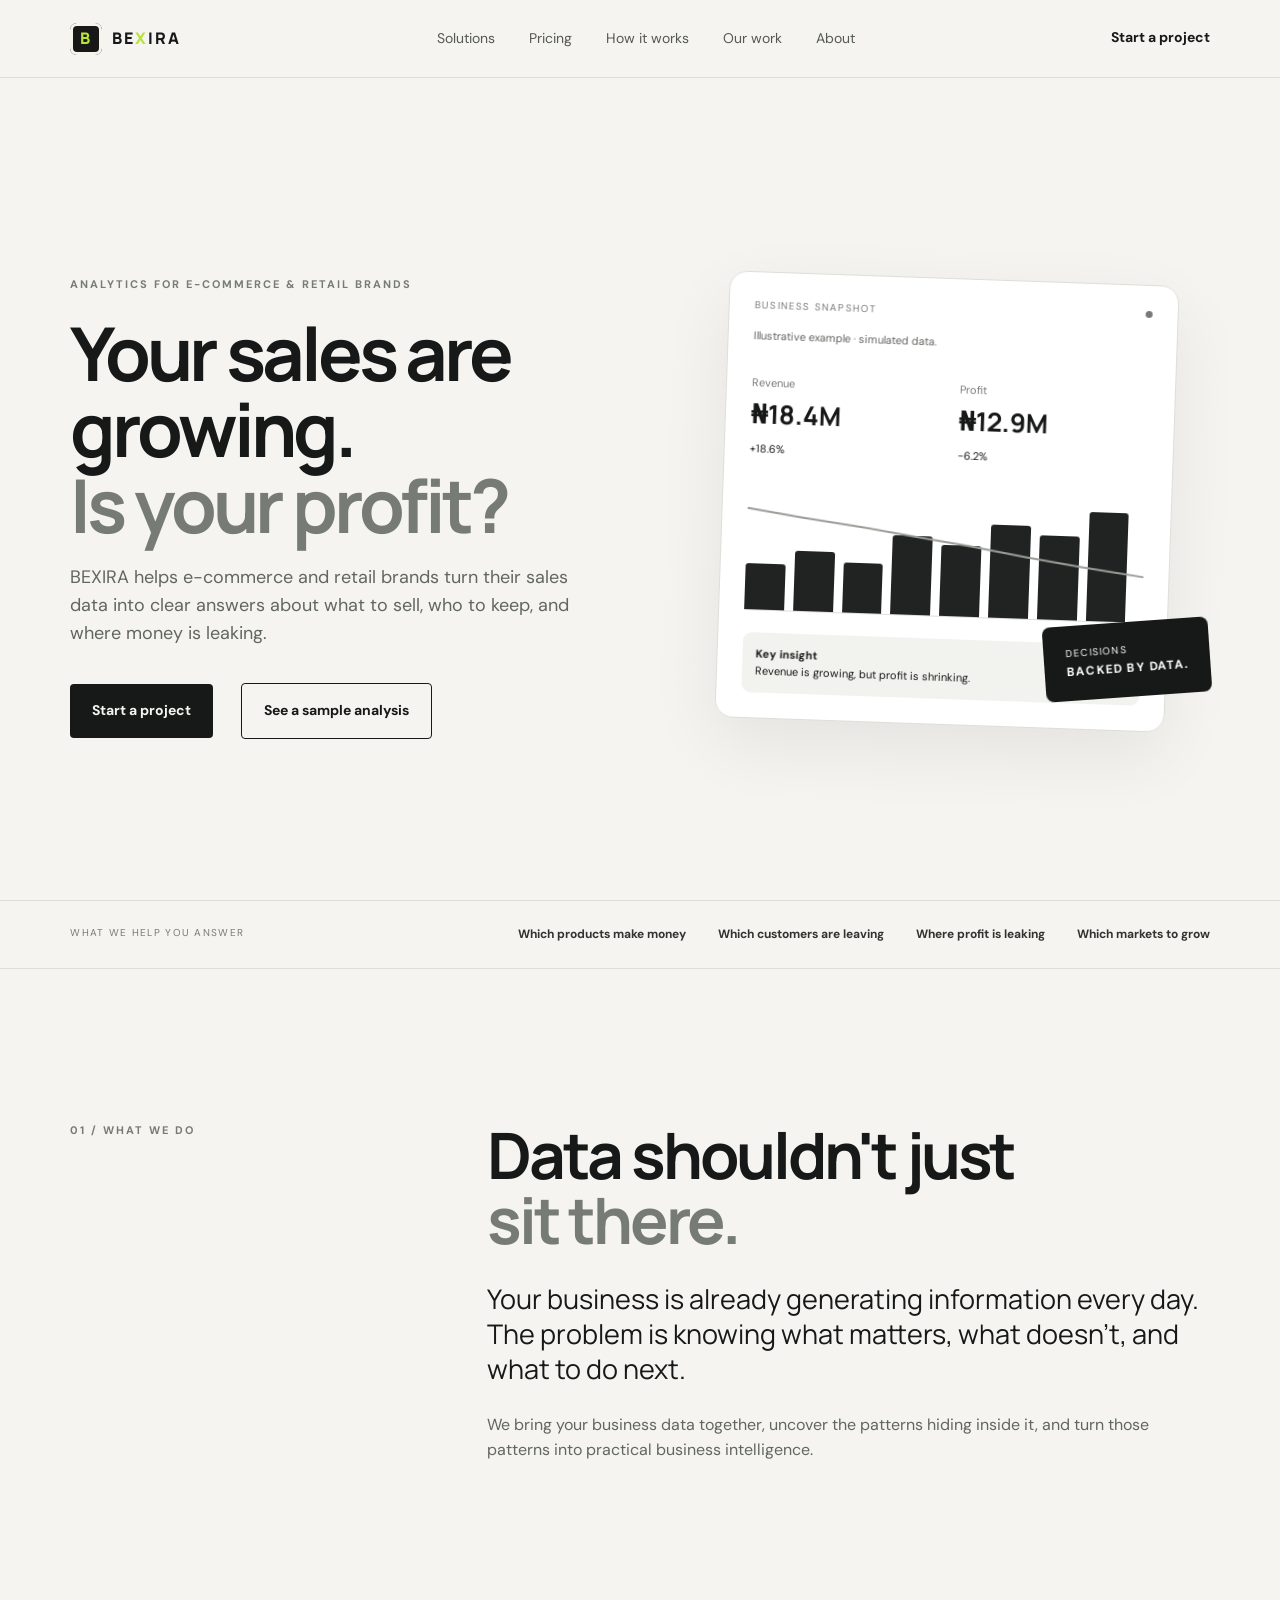
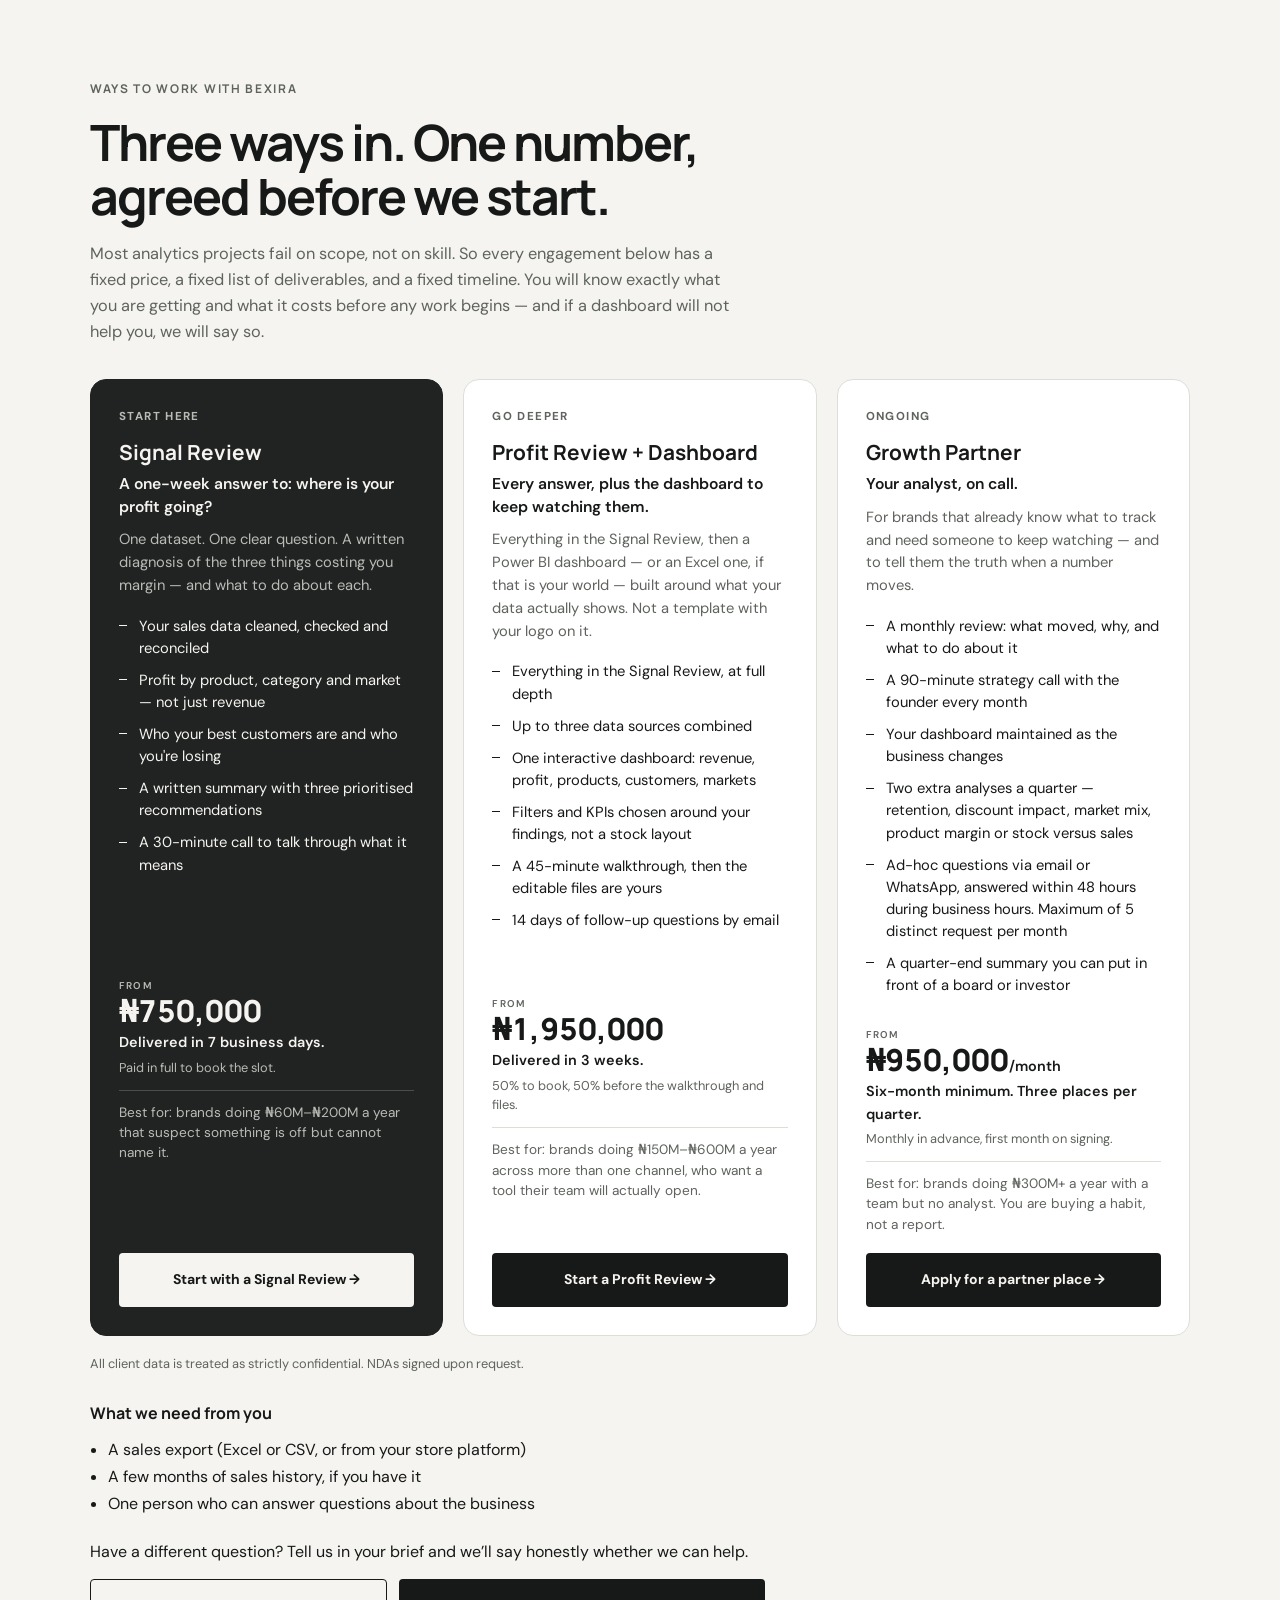
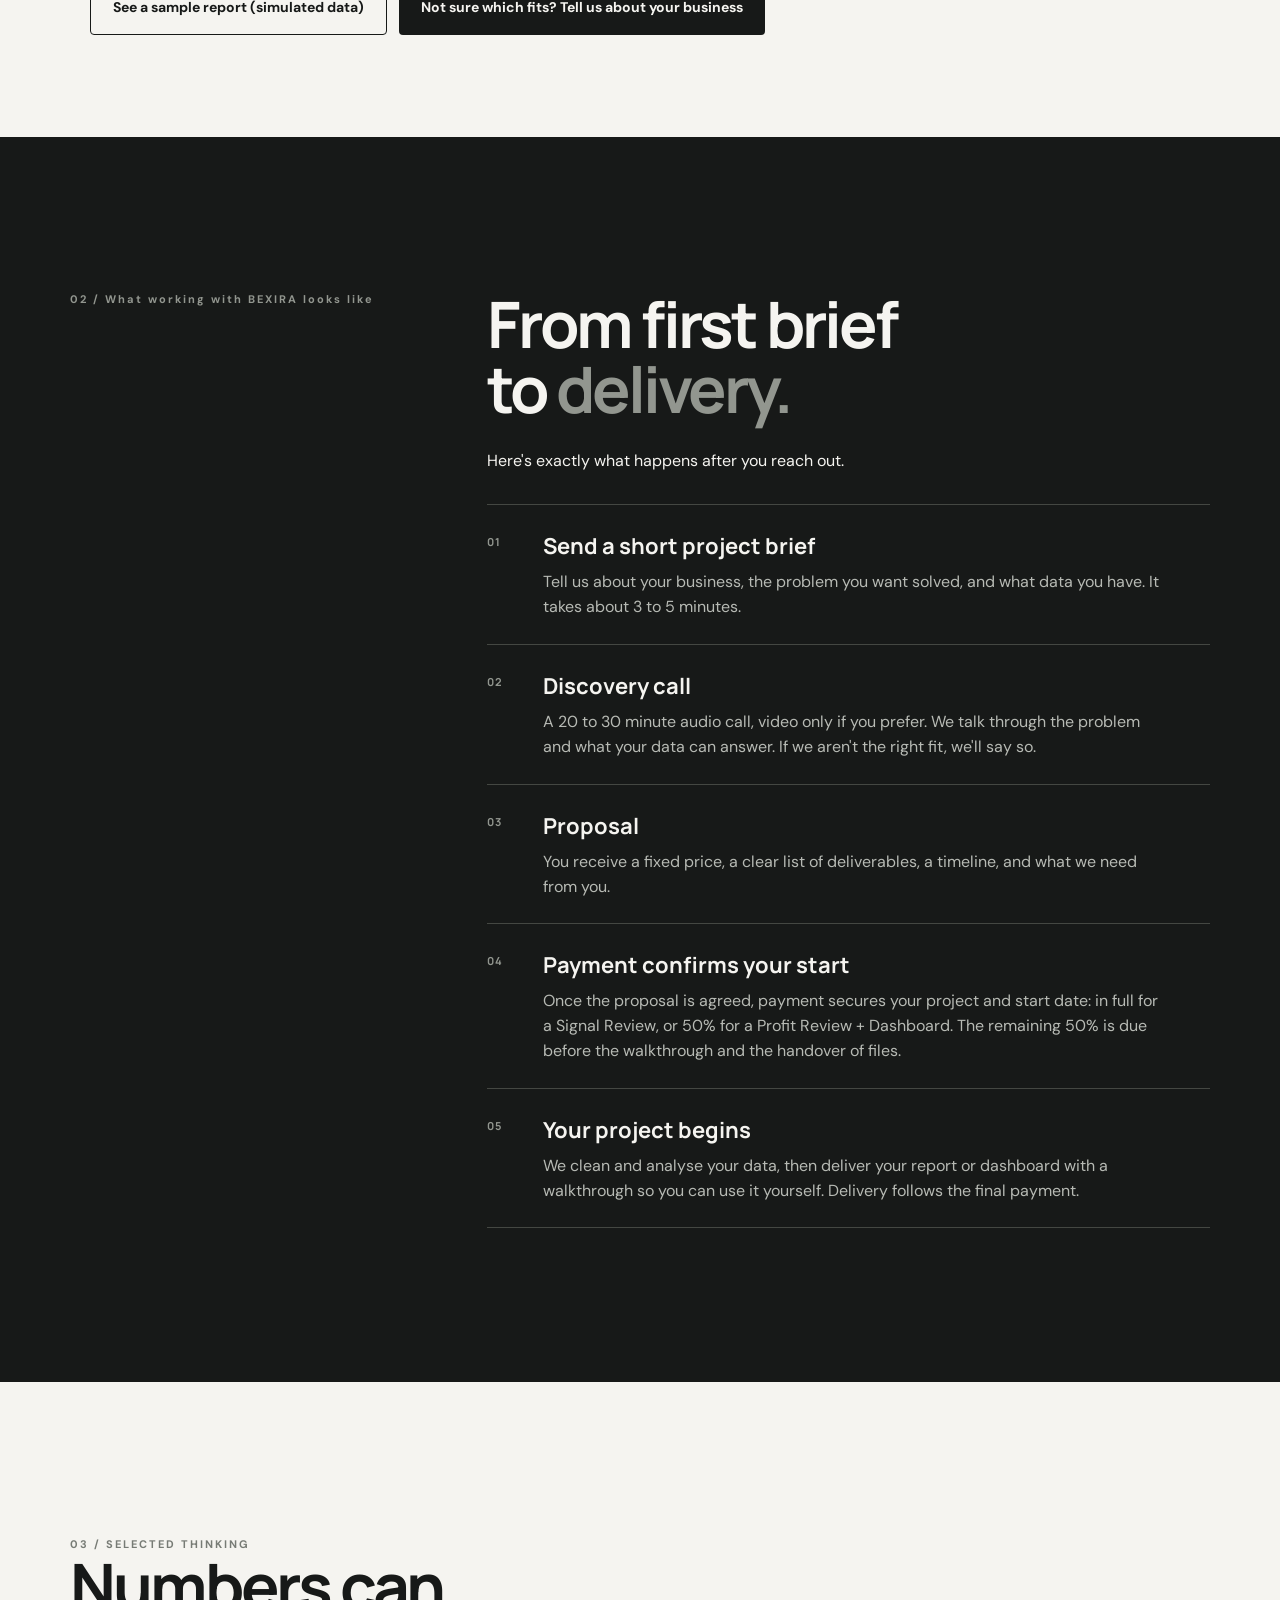
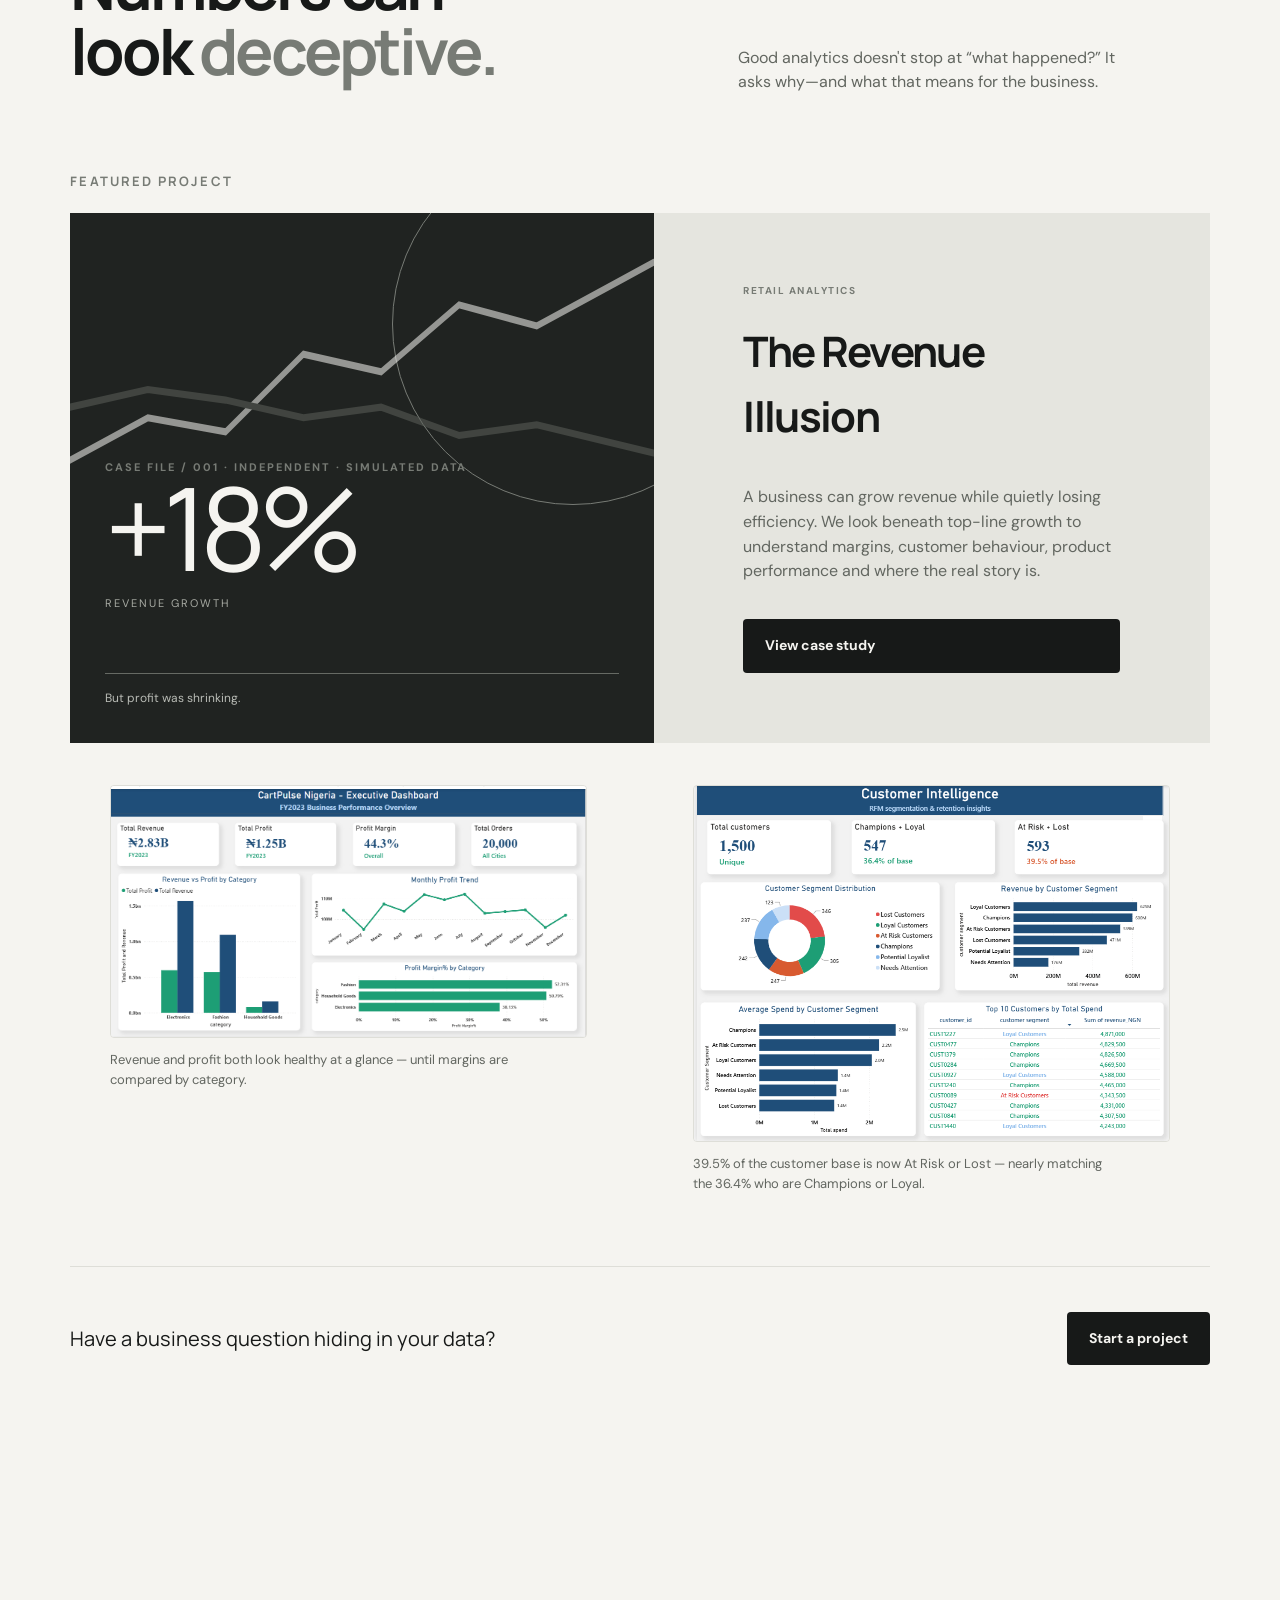
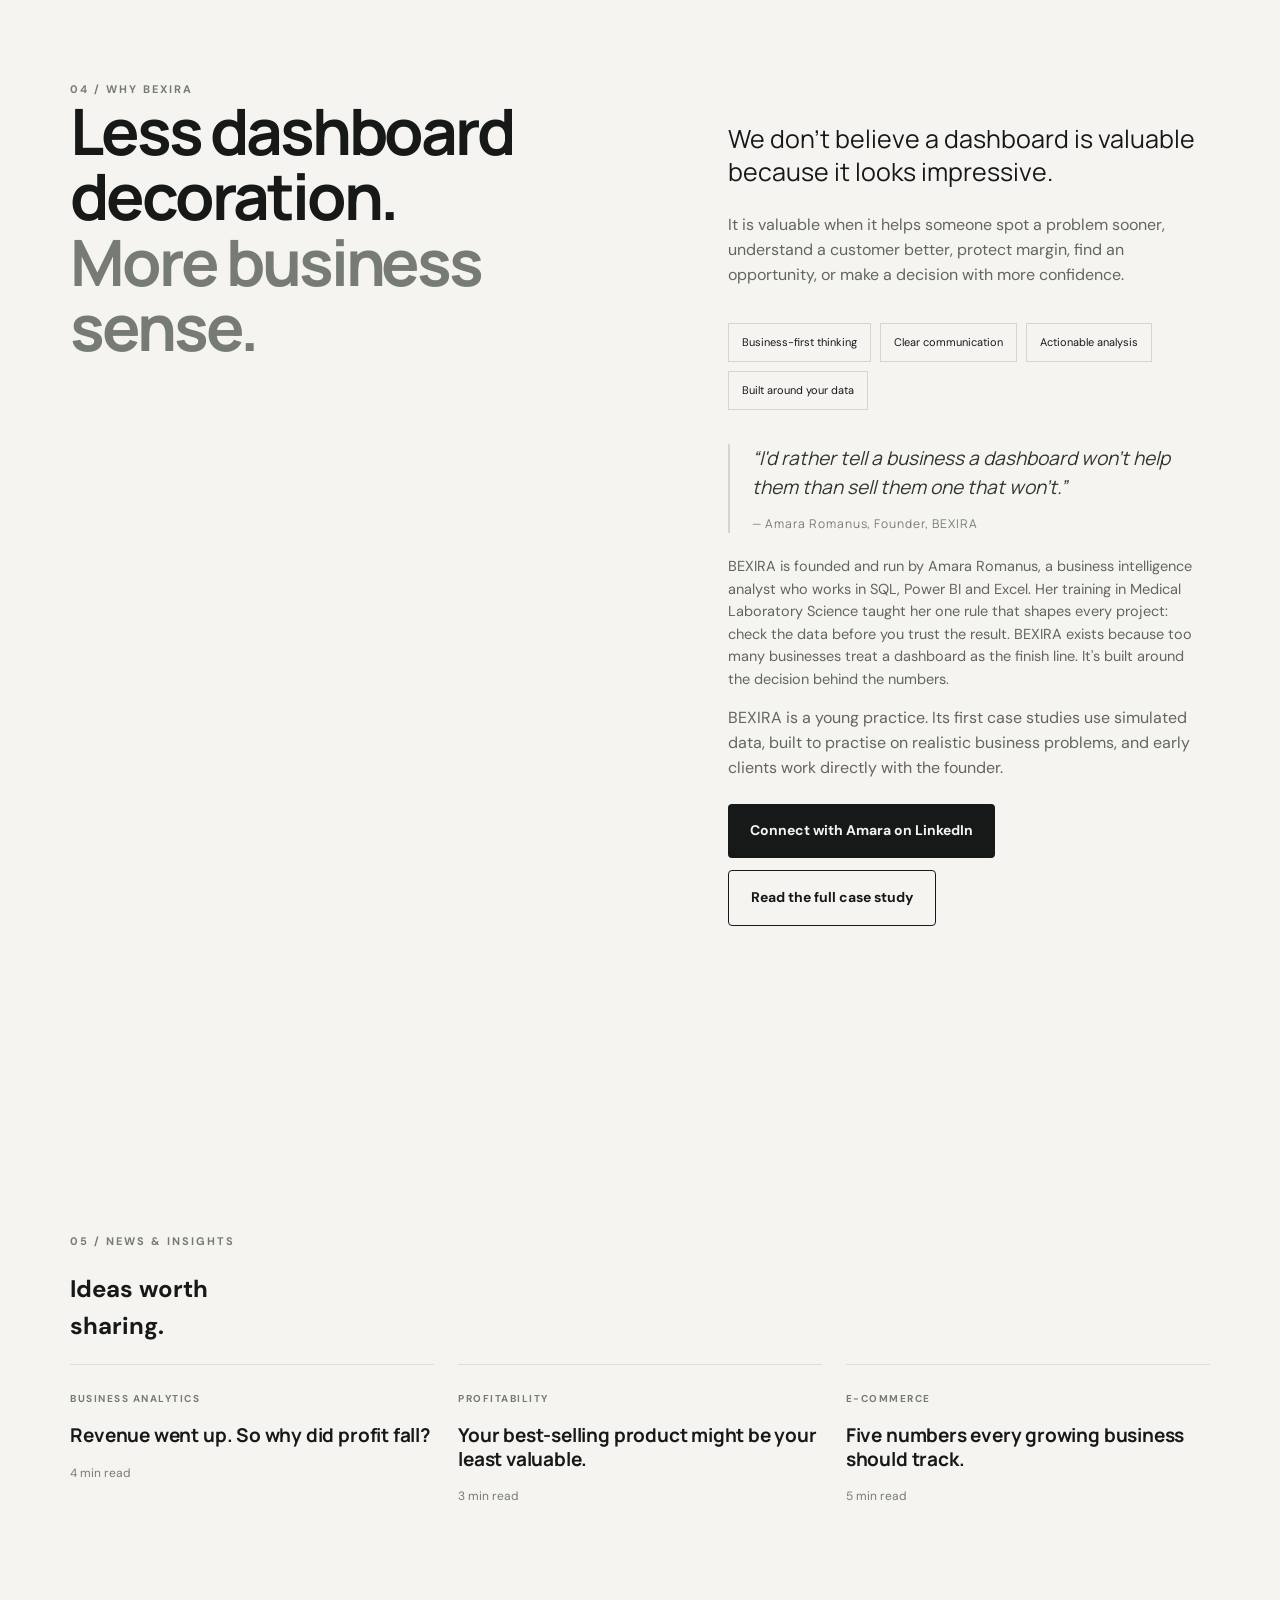
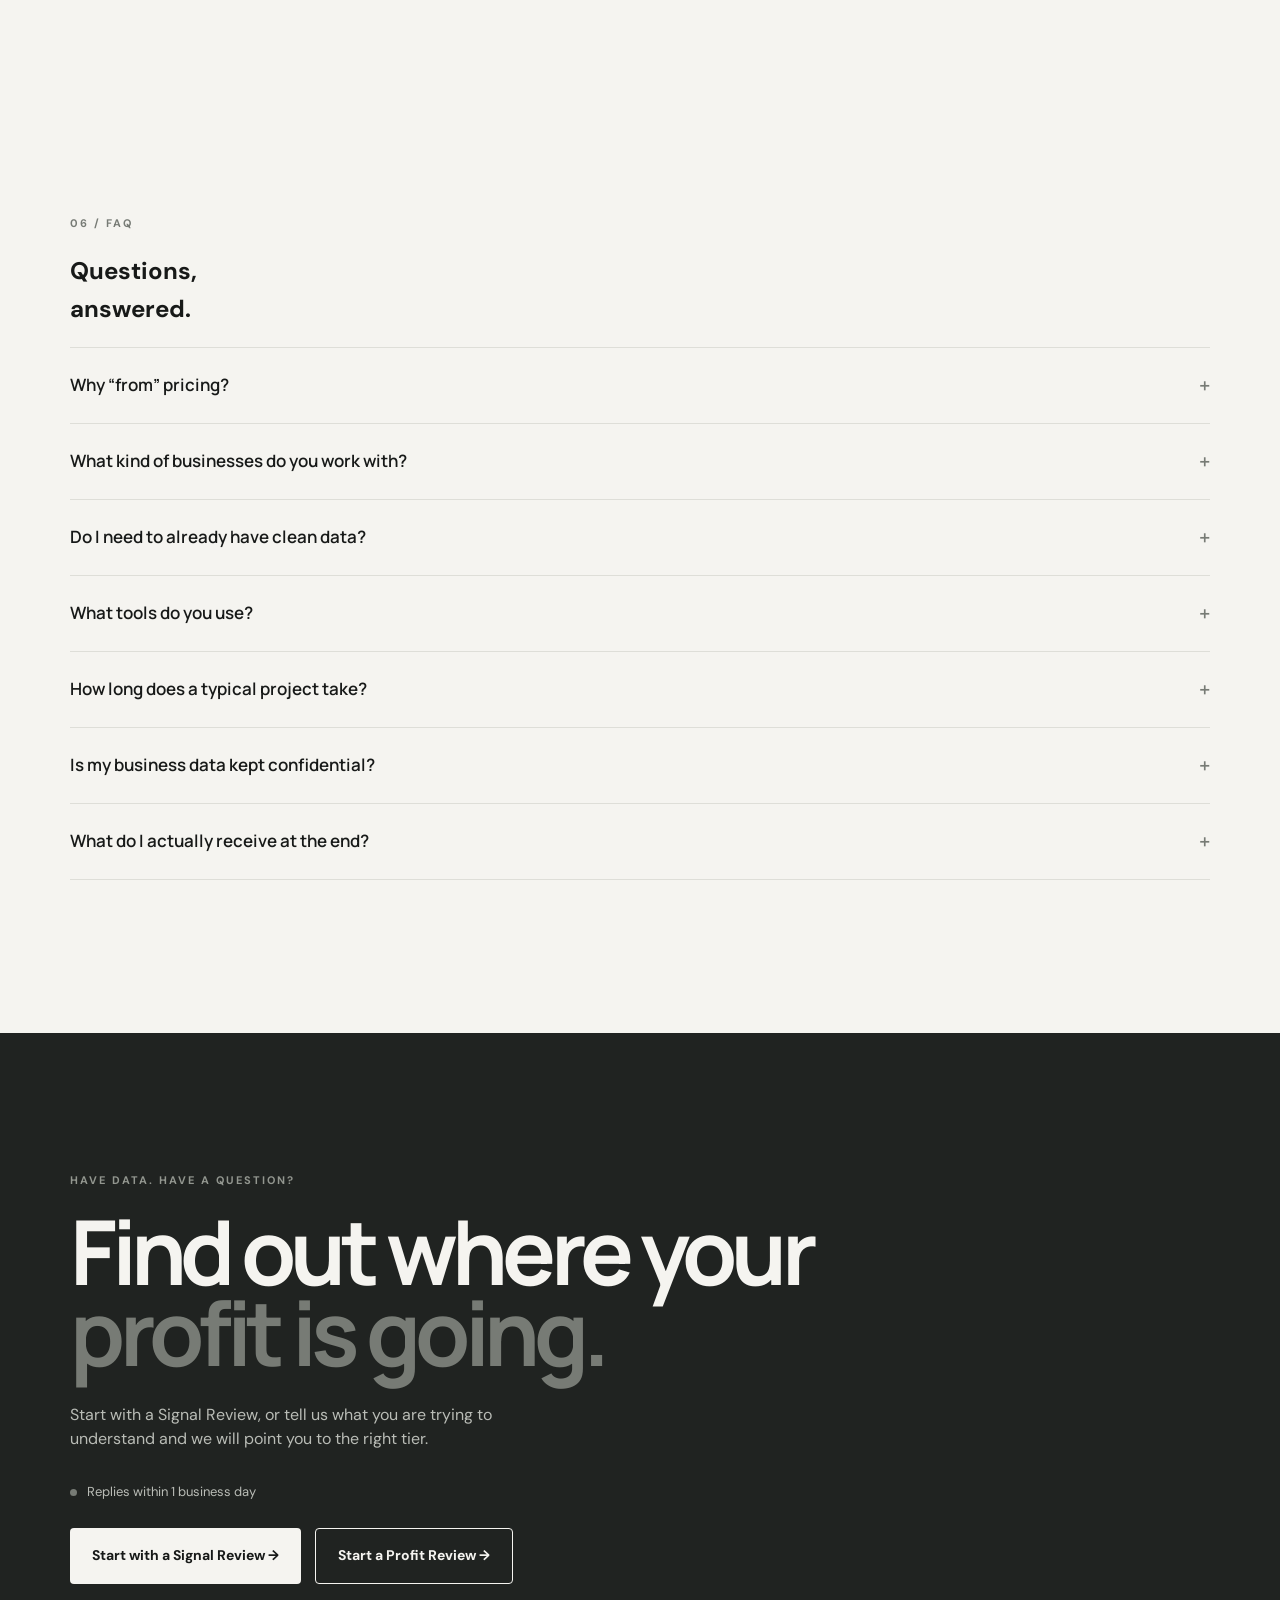
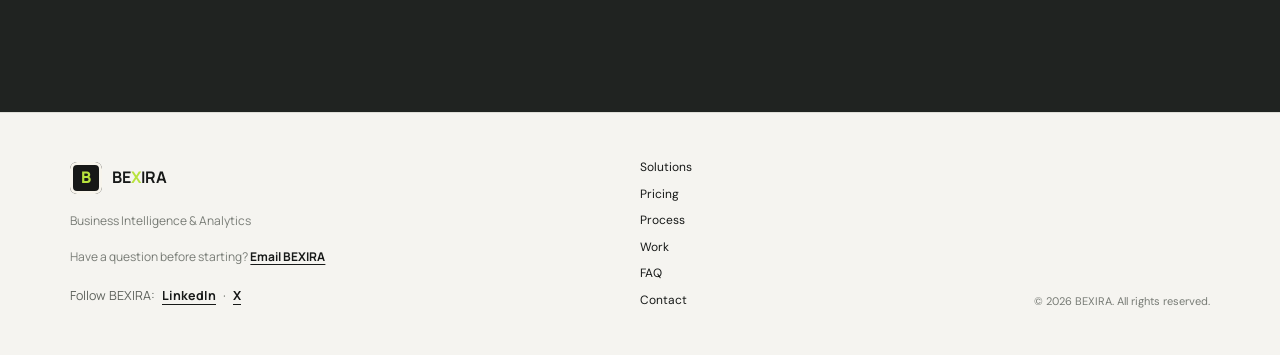
<file: index.html>
<!DOCTYPE html>
<html lang="en">
<head>
  <meta charset="UTF-8">
  <meta name="viewport" content="width=device-width, initial-scale=1.0">
  <meta name="description" content="Profit analytics for Nigerian e-commerce and retail brands. Fixed-scope reviews from ₦750,000, a dashboard engagement from ₦1,950,000, and a monthly analyst retainer.">
  <link rel="canonical" href="https://bexira.consulting/">
  <title>BEXIRA — Analytics for E-commerce &amp; Retail Brands</title>
  <link rel="preconnect" href="https://fonts.googleapis.com">
  <link rel="preconnect" href="https://fonts.gstatic.com" crossorigin>
  <link href="https://fonts.googleapis.com/css2?family=DM+Sans:wght@400;500;600;700&family=Manrope:wght@500;600;700;800&display=swap" rel="stylesheet">
  <link rel="icon" type="image/png" href="assets/favicon.png">
  <meta property="og:type" content="website">
  <meta property="og:url" content="https://bexira.consulting/">
  <meta property="og:title" content="BEXIRA — Analytics for E-commerce &amp; Retail Brands">
  <meta property="og:description" content="Profit analytics for Nigerian e-commerce and retail brands. Fixed-scope reviews from ₦750,000, a dashboard engagement from ₦1,950,000, and a monthly analyst retainer.">
  <meta property="og:image" content="https://bexira.consulting/assets/og-image.png">
  <meta name="twitter:card" content="summary_large_image">
  <meta name="twitter:title" content="BEXIRA — Analytics for E-commerce &amp; Retail Brands">
  <meta name="twitter:description" content="Profit analytics for Nigerian e-commerce and retail brands. Fixed-scope reviews from ₦750,000, a dashboard engagement from ₦1,950,000, and a monthly analyst retainer.">
  <meta name="twitter:image" content="https://bexira.consulting/assets/og-image.png">
  <link rel="stylesheet" href="style.css?v=4">
  <script type="application/ld+json">
{
  "@context": "https://schema.org",
  "@type": "FAQPage",
  "mainEntity": [
    {
      "@type": "Question",
      "name": "Why “from” pricing?",
      "acceptedAnswer": {
        "@type": "Answer",
        "text": "Because scope changes with your data. A single clean sales export is a different job from five years across three channels — and quoting one number for both would either overcharge the small job or lose money on the large one. The “from” figure is the floor for the standard scope described on each card. After a short discovery call you get one fixed price, in writing, before any work starts. No hourly billing. No scope surprises halfway through."
      }
    },
    {
      "@type": "Question",
      "name": "What kind of businesses do you work with?",
      "acceptedAnswer": {
        "@type": "Answer",
        "text": "E-commerce and retail brands, mainly in Nigeria, doing roughly ₦30M to ₦600M a year with sales, customer or product data. We work with other data-rich businesses when the problem is a close fit — tell us what you have and we will say honestly whether we can help."
      }
    },
    {
      "@type": "Question",
      "name": "Do I need to already have clean data?",
      "acceptedAnswer": {
        "@type": "Answer",
        "text": "Not perfectly clean. Standard cleaning and checking is included in every project. If your data needs heavy repair, we will tell you before work starts and quote that part separately."
      }
    },
    {
      "@type": "Question",
      "name": "What tools do you use?",
      "acceptedAnswer": {
        "@type": "Answer",
        "text": "Power BI, Excel, SQL, Python, depending on what fits the project and how you want to keep using the output afterward."
      }
    },
    {
      "@type": "Question",
      "name": "How long does a typical project take?",
      "acceptedAnswer": {
        "@type": "Answer",
        "text": "7 business days for a Signal Review and 3 weeks for a Profit Review + Dashboard. A Growth Partner retainer runs month to month, with a six-month minimum."
      }
    },
    {
      "@type": "Question",
      "name": "Is my business data kept confidential?",
      "acceptedAnswer": {
        "@type": "Answer",
        "text": "Yes. Your data and findings are treated as confidential and are never shared, reused or referenced without your permission."
      }
    },
    {
      "@type": "Question",
      "name": "What do I actually receive at the end?",
      "acceptedAnswer": {
        "@type": "Answer",
        "text": "It depends on the tier. A Signal Review gives you a written diagnosis, three prioritised recommendations and a 30-minute walkthrough call. A Profit Review + Dashboard adds an interactive dashboard and the editable files. A Growth Partner retainer adds a monthly review and ongoing support."
      }
    }
  ]
}
  </script>
</head>
<body>
  <header class="nav">
    <a class="brand" href="#top" aria-label="BEXIRA home">
      <span class="brand-mark">B</span><span>BE<span class="x">X</span>IRA</span>
    </a>
    <nav class="nav-links">
      <a href="#solutions">Solutions</a>
      <a href="#pricing">Pricing</a>
      <a href="#process">How it works</a>
      <a href="#work">Our work</a>
      <a href="#about">About</a>
    </nav>
    <a class="nav-cta" href="start-a-project/">Start a project</a>
    <button class="menu" aria-label="Open menu">☰</button>
  </header>

  <main id="top">
    <section class="hero">
      <div class="hero-copy">
        <p class="eyebrow">ANALYTICS FOR E-COMMERCE &amp; RETAIL BRANDS</p>
        <h1>Your sales are growing.<br><em>Is your profit?</em></h1>
        <p class="hero-text">BEXIRA helps e-commerce and retail brands turn their sales data into clear answers about what to sell, who to keep, and where money is leaking.</p>
        <div class="hero-actions">
          <a class="button dark" href="start-a-project/">Start a project</a>
          <a class="button outline" href="#work">See a sample analysis</a>
        </div>
      </div>

      <div class="hero-visual" aria-label="Illustration of business intelligence">
        <div class="data-card card-main">
          <div class="card-top"><span>BUSINESS SNAPSHOT</span><span class="live-dot"></span></div>
          <p class="card-note">Illustrative example · simulated data.</p>
          <div class="metric-row">
            <div><small>Revenue</small><strong>₦18.4M</strong><span class="up">+18.6%</span></div>
            <div><small>Profit</small><strong>₦12.9M</strong><span class="down">-6.2%</span></div>
          </div>
          <div class="chart">
            <div class="bar b1"></div><div class="bar b2"></div><div class="bar b3"></div><div class="bar b4"></div>
            <div class="bar b5"></div><div class="bar b6"></div><div class="bar b7"></div><div class="bar b8"></div>
            <svg class="profit-trend" viewBox="0 0 320 120" preserveAspectRatio="none">
              <polyline points="0,18 45,26 90,33 135,41 180,49 225,58 270,66 320,74"/>
            </svg>
          </div>
          <div class="insight"><p><b>Key insight</b><br>Revenue is growing, but profit is shrinking.</p></div>
        </div>
        <div class="floating-card">DECISIONS<br><b>BACKED BY DATA.</b></div>
        <div class="orb"></div>
      </div>
    </section>

    <section class="trust-strip">
      <span>WHAT WE HELP YOU ANSWER</span>
      <div><b>Which products make money</b><b>Which customers are leaving</b><b>Where profit is leaking</b><b>Which markets to grow</b></div>
    </section>

    <section class="section intro reveal" id="solutions">
      <div class="section-label">01 / WHAT WE DO</div>
      <div>
        <h2>Data shouldn't just<br><span>sit there.</span></h2>
        <p class="lead">Your business is already generating information every day. The problem is knowing what matters, what doesn't, and what to do next.</p>
        <p>We bring your business data together, uncover the patterns hiding inside it, and turn those patterns into practical business intelligence.</p>
      </div>
    </section>

    <section class="bx-pricing" id="pricing" aria-labelledby="pricing-title">
      <div class="bx-packages">
        <p class="bx-eyebrow">WAYS TO WORK WITH BEXIRA</p>
        <h2 id="pricing-title">Three ways in. One number, agreed before we start.</h2>
        <p class="bx-intro">Most analytics projects fail on scope, not on skill. So every engagement below has a fixed price, a fixed list of deliverables, and a fixed timeline. You will know exactly what you are getting and what it costs before any work begins — and if a dashboard will not help you, we will say so.</p>

        <div class="bx-grid">

          <article class="bx-card bx-card--featured" aria-labelledby="tier-signal">
            <p class="bx-role">Start here</p>
            <h3 id="tier-signal">Signal Review</h3>
            <p class="bx-for">A one-week answer to: where is your profit going?</p>
            <p class="bx-desc">One dataset. One clear question. A written diagnosis of the three things costing you margin — and what to do about each.</p>
            <ul>
              <li>Your sales data cleaned, checked and reconciled</li>
              <li>Profit by product, category and market — not just revenue</li>
              <li>Who your best customers are and who you're losing</li>
              <li>A written summary with three prioritised recommendations</li>
              <li>A 30-minute call to talk through what it means</li>
            </ul>
            <p class="bx-price"><span class="from">From</span>₦750,000</p>
            <p class="bx-time">Delivered in 7 business days.</p>
            <p class="bx-term">Paid in full to book the slot.</p>
            <p class="bx-small">Best for: brands doing ₦60M–₦200M a year that suspect something is off but cannot name it.</p>
            <a class="button light bx-cta" data-tier="signal" href="start-a-project/?tier=signal">Start with a Signal Review &rarr;</a>
          </article>

          <article class="bx-card" aria-labelledby="tier-profit">
            <p class="bx-role">Go deeper</p>
            <h3 id="tier-profit">Profit Review + Dashboard</h3>
            <p class="bx-for">Every answer, plus the dashboard to keep watching them.</p>
            <p class="bx-desc">Everything in the Signal Review, then a Power BI dashboard — or an Excel one, if that is your world — built around what your data actually shows. Not a template with your logo on it.</p>
            <ul>
              <li>Everything in the Signal Review, at full depth</li>
              <li>Up to three data sources combined</li>
              <li>One interactive dashboard: revenue, profit, products, customers, markets</li>
              <li>Filters and KPIs chosen around your findings, not a stock layout</li>
              <li>A 45-minute walkthrough, then the editable files are yours</li>
              <li>14 days of follow-up questions by email</li>
            </ul>
            <p class="bx-price"><span class="from">From</span>₦1,950,000</p>
            <p class="bx-time">Delivered in 3 weeks.</p>
            <p class="bx-term">50% to book, 50% before the walkthrough and files.</p>
            <p class="bx-small">Best for: brands doing ₦150M–₦600M a year across more than one channel, who want a tool their team will actually open.</p>
            <a class="button dark bx-cta" data-tier="profit" href="start-a-project/?tier=profit">Start a Profit Review &rarr;</a>
          </article>

          <!-- GROWTH PARTNER CARD: to hide it for now, wrap this whole article in an HTML comment. -->
          <article class="bx-card" aria-labelledby="tier-partner">
            <p class="bx-role">Ongoing</p>
            <h3 id="tier-partner">Growth Partner</h3>
            <p class="bx-for">Your analyst, on call.</p>
            <p class="bx-desc">For brands that already know what to track and need someone to keep watching — and to tell them the truth when a number moves.</p>
            <ul>
              <li>A monthly review: what moved, why, and what to do about it</li>
              <li>A 90-minute strategy call with the founder every month</li>
              <li>Your dashboard maintained as the business changes</li>
              <li>Two extra analyses a quarter — retention, discount impact, market mix, product margin or stock versus sales</li>
              <li>Ad-hoc questions via email or WhatsApp, answered within 48 hours during business hours. Maximum of 5 distinct request per month</li>
              <li>A quarter-end summary you can put in front of a board or investor</li>
            </ul>
            <p class="bx-price"><span class="from">From</span>₦950,000<span class="per">/month</span></p>
            <p class="bx-time">Six-month minimum. Three places per quarter.</p>
            <p class="bx-term">Monthly in advance, first month on signing.</p>
            <p class="bx-small">Best for: brands doing ₦300M+ a year with a team but no analyst. You are buying a habit, not a report.</p>
            <a class="button dark bx-cta" data-tier="partner" href="start-a-project/?tier=partner">Apply for a partner place &rarr;</a>
          </article>

        </div>

        <p class="bx-fx">All client data is treated as strictly confidential. NDAs signed upon request.</p>

        <div class="bx-notes">
          <div class="bx-need">
            <h4>What we need from you</h4>
            <ul>
              <li>A sales export (Excel or CSV, or from your store platform)</li>
              <li>A few months of sales history, if you have it</li>
              <li>One person who can answer questions about the business</li>
            </ul>
          </div>
          <p>Have a different question? Tell us in your brief and we&rsquo;ll say honestly whether we can help.</p>
          <p class="bx-sample">
            <a class="button outline" href="assets/BEXIRA-sample-review.pdf" target="_blank" rel="noopener">See a sample report (simulated data)</a>
            <a class="button dark" href="start-a-project/">Not sure which fits? Tell us about your business</a>
          </p>
        </div>
      </div>
    </section>

    <section class="section process" id="process">
      <div class="section-label">02 / What working with BEXIRA looks like</div>
      <div class="process-content reveal">
        <h2>From first brief<br>to <span>delivery.</span></h2>
        <p>Here's exactly what happens after you reach out.</p>
        <ol class="bx-steps">
          <li class="bx-step">
            <div>
              <h3>Send a short project brief</h3>
              <p>Tell us about your business, the problem you want solved, and what data you have. It takes about 3 to 5 minutes.</p>
            </div>
          </li>
          <li class="bx-step">
            <div>
              <h3>Discovery call</h3>
              <p>A 20 to 30 minute audio call, video only if you prefer. We talk through the problem and what your data can answer. If we aren't the right fit, we'll say so.</p>
            </div>
          </li>
          <li class="bx-step">
            <div>
              <h3>Proposal</h3>
              <p>You receive a fixed price, a clear list of deliverables, a timeline, and what we need from you.</p>
            </div>
          </li>
          <li class="bx-step">
            <div>
              <h3>Payment confirms your start</h3>
              <p>Once the proposal is agreed, payment secures your project and start date: in full for a Signal Review, or 50% for a Profit Review + Dashboard. The remaining 50% is due before the walkthrough and the handover of files.</p>
            </div>
          </li>
          <li class="bx-step">
            <div>
              <h3>Your project begins</h3>
              <p>We clean and analyse your data, then deliver your report or dashboard with a walkthrough so you can use it yourself. Delivery follows the final payment.</p>
            </div>
          </li>
        </ol>
      </div>
    </section>

    <section class="case-section" id="work">
      <div class="case-head">
        <div><div class="section-label">03 / SELECTED THINKING</div><h2>Numbers can<br>look <span>deceptive.</span></h2></div>
        <p>Good analytics doesn't stop at “what happened?” It asks why—and what that means for the business.</p>
      </div>
      <div class="case-projects-label">FEATURED PROJECT</div>
      <article class="case-card reveal">
        <div class="case-visual">
          <svg class="case-spark" viewBox="0 0 300 90" preserveAspectRatio="none">
            <polyline class="spark-line spark-up" points="0,70 40,58 80,62 120,40 160,45 200,26 240,32 300,14"/>
            <polyline class="spark-line spark-down" points="0,55 40,50 80,53 120,58 160,55 200,63 240,60 300,68"/>
          </svg>
          <div class="case-label">CASE FILE / 001 · INDEPENDENT · SIMULATED DATA</div>
          <div class="case-number">+18%</div>
          <p>REVENUE GROWTH</p>
          <div class="case-line"></div>
          <div class="case-bottom"><span>But profit was shrinking.</span></div>
        </div>
        <div class="case-copy">
          <span class="tag">RETAIL ANALYTICS</span>
          <h3>The Revenue Illusion</h3>
          <p>A business can grow revenue while quietly losing efficiency. We look beneath top-line growth to understand margins, customer behaviour, product performance and where the real story is.</p>
          <a class="button dark" href="cartpulse-case-study.html">View case study</a>
        </div>
      </article>
      <div class="case-evidence">
        <figure class="evidence-item">
          <img src="assets/executive-overview.png" alt="CartPulse executive dashboard (simulated data): revenue and profit by category, with Electronics margin well below Fashion.">
          <figcaption>Revenue and profit both look healthy at a glance — until margins are compared by category.</figcaption>
        </figure>
        <figure class="evidence-item">
          <img src="assets/customer-segmentation.png" alt="CartPulse customer segmentation dashboard (simulated data): 39.5% of customers At Risk or Lost, compared with about 36% Champions or Loyal.">
          <figcaption>39.5% of the customer base is now At Risk or Lost — nearly matching the 36.4% who are Champions or Loyal.</figcaption>
        </figure>
      </div>
      <!--
        PROOF BLOCK: hidden until a real client result exists.
        To switch it on: remove this comment wrapper, replace every bracketed value,
        and only publish with the client's written permission.
        Never put simulated data in this block. The word simulated belongs only on the CartPulse case study.

        <figure class="proof">
          <blockquote>[Client quote, in the client's own words.]</blockquote>
          <figcaption>
            <strong>[Client name]</strong> · [Role], [Company]
            <span>[Sector] · [City]</span>
            <span class="proof-metric">[Measured result]</span>
          </figcaption>
        </figure>
      -->
      <div class="case-cta">
        <p>Have a business question hiding in your data?</p>
        <a class="button dark" href="start-a-project/">Start a project</a>
      </div>
    </section>

    <section class="section about" id="about">
      <div class="section-label">04 / WHY BEXIRA</div>
      <div class="about-grid reveal">
        <h2>Less dashboard<br>decoration.<br><span>More business sense.</span></h2>
        <div class="about-copy">
          <p class="big">We don't believe a dashboard is valuable because it looks impressive.</p>
          <p>It is valuable when it helps someone spot a problem sooner, understand a customer better, protect margin, find an opportunity, or make a decision with more confidence.</p>
          <div class="principles"><span>Business-first thinking</span><span>Clear communication</span><span>Actionable analysis</span><span>Built around your data</span></div>
          <blockquote class="founder-quote">“I'd rather tell a business a dashboard won't help them than sell them one that won't.”<cite>— Amara Romanus, Founder, BEXIRA</cite></blockquote>
          <p class="founder-bio">BEXIRA is founded and run by Amara Romanus, a business intelligence analyst who works in SQL, Power BI and Excel. Her training in Medical Laboratory Science taught her one rule that shapes every project: check the data before you trust the result. BEXIRA exists because too many businesses treat a dashboard as the finish line. It's built around the decision behind the numbers.</p>
          <p>BEXIRA is a young practice. Its first case studies use simulated data, built to practise on realistic business problems, and early clients work directly with the founder.</p>
          <div class="bx-links">
            <a class="button dark" href="https://www.linkedin.com/in/amararomanus" target="_blank" rel="noopener">Connect with Amara on LinkedIn</a>
            <a class="button outline" href="cartpulse-case-study.html">Read the full case study</a>
          </div>
        </div>
      </div>
    </section>

    <section class="section news" id="news">
      <div class="section-label">05 / NEWS &amp; INSIGHTS</div>
      <h2>Ideas worth<br><span>sharing.</span></h2>
      <div class="news-grid">
        <a class="news-card" href="insights/revenue-up-profit-down.html"><span class="tag">BUSINESS ANALYTICS</span><h3>Revenue went up. So why did profit fall?</h3><span class="news-meta">4 min read</span></a>
        <a class="news-card" href="insights/best-seller-least-valuable.html"><span class="tag">PROFITABILITY</span><h3>Your best-selling product might be your least valuable.</h3><span class="news-meta">3 min read</span></a>
        <a class="news-card" href="insights/five-numbers-to-track.html"><span class="tag">E-COMMERCE</span><h3>Five numbers every growing business should track.</h3><span class="news-meta">5 min read</span></a>
      </div>
    </section>

    <section class="section faq" id="faq">
      <div class="section-label">06 / FAQ</div>
      <h2>Questions,<br><span>answered.</span></h2>
      <div class="faq-list">
        <details class="faq-item"><summary>Why “from” pricing?</summary><p>Because scope changes with your data. A single clean sales export is a different job from five years across three channels — and quoting one number for both would either overcharge the small job or lose money on the large one. The “from” figure is the floor for the standard scope described on each card. After a short discovery call you get one fixed price, in writing, before any work starts. No hourly billing. No scope surprises halfway through.</p></details>
        <details class="faq-item"><summary>What kind of businesses do you work with?</summary><p>E-commerce and retail brands, mainly in Nigeria, doing roughly ₦30M to ₦600M a year with sales, customer or product data. We work with other data-rich businesses when the problem is a close fit — tell us what you have and we will say honestly whether we can help.</p></details>
        <details class="faq-item"><summary>Do I need to already have clean data?</summary><p>Not perfectly clean. Standard cleaning and checking is included in every project. If your data needs heavy repair, we will tell you before work starts and quote that part separately.</p></details>
        <details class="faq-item"><summary>What tools do you use?</summary><p>Power BI, Excel, SQL, Python, depending on what fits the project and how you want to keep using the output afterward.</p></details>
        <details class="faq-item"><summary>How long does a typical project take?</summary><p>7 business days for a Signal Review and 3 weeks for a Profit Review + Dashboard. A Growth Partner retainer runs month to month, with a six-month minimum.</p></details>
        <details class="faq-item"><summary>Is my business data kept confidential?</summary><p>Yes. Your data and findings are treated as confidential and are never shared, reused or referenced without your permission.</p></details>
        <details class="faq-item"><summary>What do I actually receive at the end?</summary><p>It depends on the tier. A Signal Review gives you a written diagnosis, three prioritised recommendations and a 30-minute walkthrough call. A Profit Review + Dashboard adds an interactive dashboard and the editable files. A Growth Partner retainer adds a monthly review and ongoing support.</p></details>
      </div>
    </section>

    <section class="contact" id="contact">
      <div class="contact-inner reveal">
        <p class="eyebrow">HAVE DATA. HAVE A QUESTION?</p>
        <h2 class="cta-long">Find out where your<br><em>profit is going.</em></h2>
        <p>Start with a Signal Review, or tell us what you are trying to understand and we will point you to the right tier.</p>
        <div class="availability"><span class="live-dot"></span>Replies within 1 business day</div>
        <div class="contact-actions">
          <a class="button light" data-tier="signal" href="start-a-project/?tier=signal">Start with a Signal Review &rarr;</a>
          <a class="button ghost-light" data-tier="profit" href="start-a-project/?tier=profit">Start a Profit Review &rarr;</a>
        </div>
      </div>
    </section>
  </main>

  <footer>
    <div class="footer-brand"><span class="brand-mark">B</span><b>BE<span class="x">X</span>IRA</b><p>Business Intelligence &amp; Analytics</p><p class="footer-contact-line">Have a question before starting? <a href="mailto:bexira.analytics@gmail.com">Email BEXIRA</a></p><p class="bx-social">Follow BEXIRA: <a href="https://www.linkedin.com/company/bexira-analytics" target="_blank" rel="noopener">LinkedIn</a> <span aria-hidden="true">·</span> <a href="https://x.com/bexira_0" target="_blank" rel="noopener">X</a></p></div>
    <div class="footer-links"><a href="#solutions">Solutions</a><a href="#pricing">Pricing</a><a href="#process">Process</a><a href="#work">Work</a><a href="#faq">FAQ</a><a href="#contact">Contact</a></div>
    <div class="copyright">© 2026 BEXIRA. All rights reserved.</div>
  </footer>

  <script src="script.js?v=2"></script>
</body>
</html>
</file>
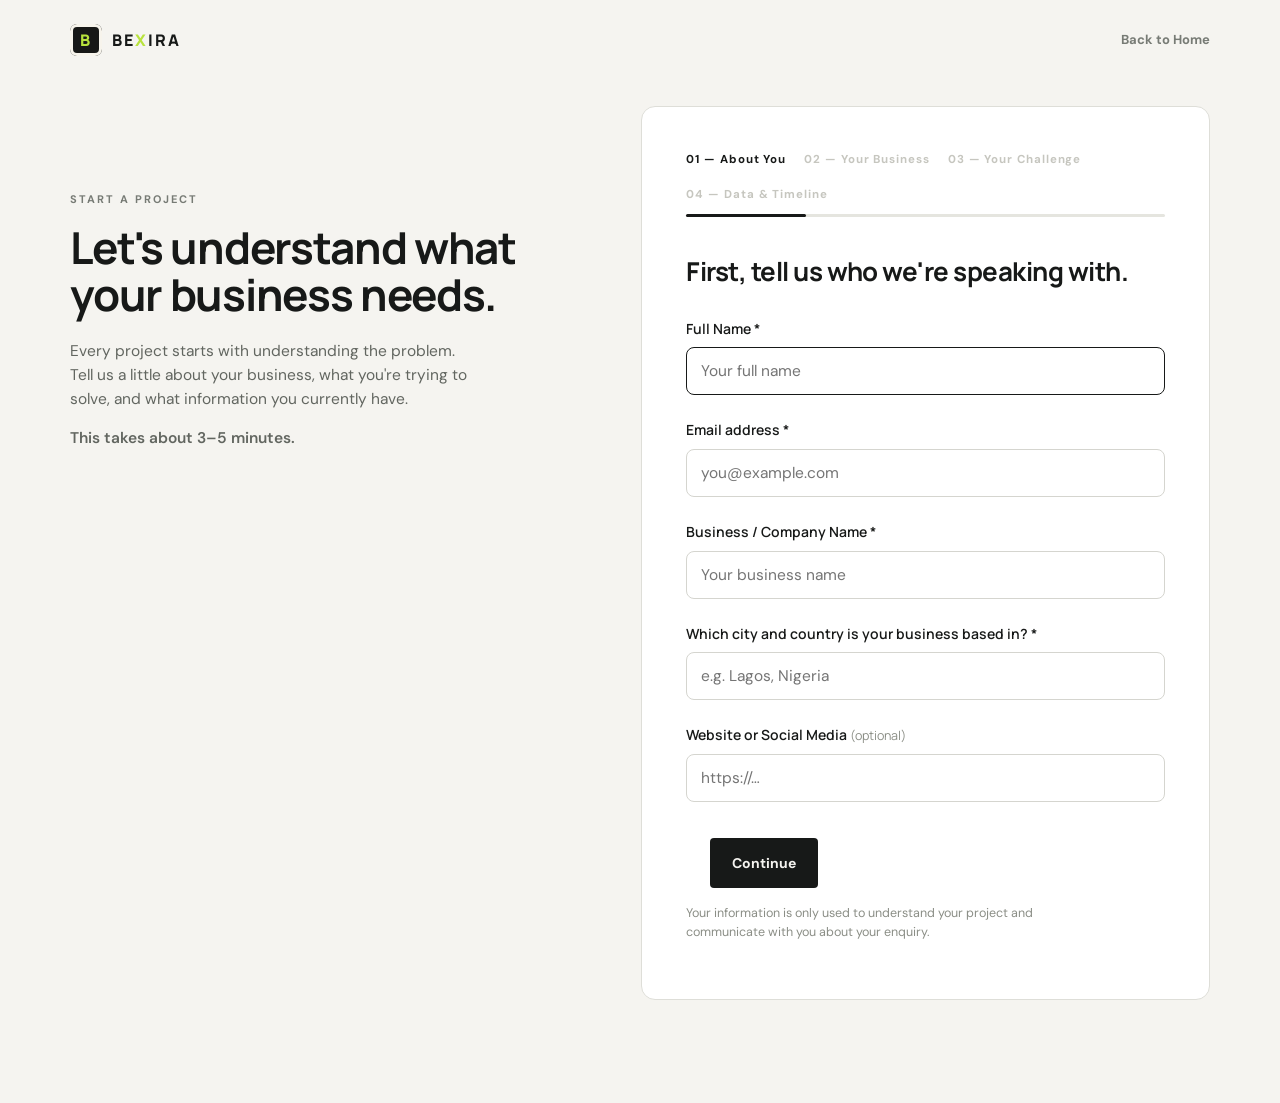
<file: start-a-project/index.html>
<!DOCTYPE html>
<html lang="en">
<head>
<meta charset="UTF-8">
<meta name="viewport" content="width=device-width, initial-scale=1.0">
<title>Start a Project — BEXIRA</title>
<link rel="icon" type="image/png" href="../assets/favicon.png">
<link rel="preconnect" href="https://fonts.googleapis.com">
<link rel="preconnect" href="https://fonts.gstatic.com" crossorigin>
<link href="https://fonts.googleapis.com/css2?family=DM+Sans:wght@400;500;600;700&family=Manrope:wght@500;600;700;800&display=swap" rel="stylesheet">
<link rel="stylesheet" href="../style.css?v=4">

<script>
window.bexiraTrack = window.bexiraTrack || function (event, params) {
  params = params || {};
  try {
    if (typeof window.gtag === "function") window.gtag("event", event, params);
    if (typeof window.plausible === "function") window.plausible(event, { props: params });
    (window.dataLayer = window.dataLayer || []).push(Object.assign({ event: event }, params));
  } catch (e) {}
};
</script>
<style>
/* Form validation states */
.sp-field input.invalid,
.sp-field textarea.invalid {
  border-color: #d93025;
  background-color: #fff8f8;
}

.sp-field input.invalid:focus,
.sp-field textarea.invalid:focus {
  border-color: #d93025;
  box-shadow: 0 0 0 2px rgba(217, 48, 37, 0.12);
}

.sp-field-error {
  display: none;
  margin-top: 6px;
  font-size: 13px;
  color: #d93025;
}

.sp-field-error.show {
  display: block;
}
</style>
</head>
<body>
<div class="sp-page">
  <div class="sp-top">
    <a class="brand" href="../index.html" aria-label="BEXIRA home">
      <span class="brand-mark">B</span><span>BE<span class="x">X</span>IRA</span>
    </a>
    <a class="sp-exit" href="../index.html">Back to Home</a>
  </div>

  <div class="sp-wrap">
    <div class="sp-intro">
      <p class="eyebrow">START A PROJECT</p>
      <h1>Let's understand what your business needs.</h1>
      <p>Every project starts with understanding the problem. Tell us a little about your business, what you're trying to solve, and what information you currently have.</p>
      <p class="sp-time">This takes about 3–5 minutes.</p>
    </div>

    <div class="sp-panel">
      <div class="sp-labels">
        <span data-lbl="1" class="on">01 — About You</span>
        <span data-lbl="2">02 — Your Business</span>
        <span data-lbl="3">03 — Your Challenge</span>
        <span data-lbl="4">04 — Data &amp; Timeline</span>
      </div>
      <div class="sp-count-mobile" id="spCountMobile">Step 1 of 4</div>
      <div class="sp-progress-track"><div class="sp-progress-fill" id="spProgress"></div></div>

      <form id="spForm" action="https://api.web3forms.com/submit" method="POST">
        <input type="hidden" name="access_key" value="bdeb4134-4bf4-47cb-a210-68f720c36d8c">
        <input type="hidden" name="subject" value="New BEXIRA project enquiry">
        <input type="hidden" name="Requested tier" value="">
        <input type="hidden" name="redirect" value="https://bexira.consulting/start-a-project/brief-sent.html">
        <label class="hp-field">Leave this empty<input type="checkbox" name="botcheck"></label>

        <div class="sp-step active" data-step="1">
          <h2>First, tell us who we're speaking with.</h2>
          <div class="sp-field">
            <label>Full Name *</label>
            <input type="text" name="Full name" placeholder="Your full name" required autofocus>
          </div>
          <div class="sp-field">
            <label>Email address *</label>
            <input type="email" name="Email" placeholder="you@example.com" required>
          </div>
          <div class="sp-field">
            <label>Business / Company Name *</label>
            <input type="text" name="Business name" placeholder="Your business name" required>
          </div>
          <div class="sp-field">
            <label for="country">Which city and country is your business based in? *</label>
            <input type="text" id="country" name="City and country" placeholder="e.g. Lagos, Nigeria" required>
          </div>
          <div class="sp-field">
            <label>Website or Social Media <span class="opt">(optional)</span></label>
            <input type="text" name="Website or social" placeholder="https://…">
          </div>
          <div class="sp-nav"><span></span><button type="button" class="button dark sp-next">Continue</button></div>
          <p class="sp-submit-note">Your information is only used to understand your project and communicate with you about your enquiry.</p>
        </div>

        <div class="sp-step" data-step="2">
          <h2>Help us understand what you do.</h2>
          <div class="sp-field">
            <label>What do you sell, to whom, and do you make it yourself or buy it to resell? *</label>
            <textarea name="What they sell" placeholder="One or two lines is enough. If it's a mix, say roughly what share you make." required></textarea>
          </div>
          <div class="sp-field">
            <label>Where do you sell? <span class="opt">(optional, choose all that apply)</span></label>
            <div class="sp-checks">
              <label class="sp-check"><input type="checkbox" name="Sales channels" value="Physical shop">Physical shop</label>
              <label class="sp-check"><input type="checkbox" name="Sales channels" value="Instagram / WhatsApp">Instagram / WhatsApp</label>
              <label class="sp-check"><input type="checkbox" name="Sales channels" value="Own website">Own website</label>
              <label class="sp-check"><input type="checkbox" name="Sales channels" value="Marketplace (e.g. Jumia, Konga)">Marketplace (e.g. Jumia, Konga)</label>
              <label class="sp-check"><input type="checkbox" name="Sales channels" value="Wholesale / distributors">Wholesale / distributors</label>
              <label class="sp-check"><input type="checkbox" name="Sales channels" value="Other">Other</label>
            </div>
          </div>
          <div class="sp-field">
            <label>Roughly what were your sales last month? *</label>
            <div class="sp-pills" data-field="Sales last month" data-required="true">
              <div class="sp-pill">Under ₦2M</div>
              <div class="sp-pill">₦2M–₦5M</div>
              <div class="sp-pill">₦5M–₦15M</div>
              <div class="sp-pill">₦15M–₦50M</div>
              <div class="sp-pill">Over ₦50M</div>
              <div class="sp-pill">I'm not sure</div>
            </div>
            <input type="hidden" name="Sales last month">
            <p class="help">An estimate is fine. Your numbers stay private and are only used to prepare for our call.</p>
            <div class="sp-field-err">Pick one to continue.</div>
          </div>
          <div class="sp-nav"><button type="button" class="sp-back">← Back</button><button type="button" class="button dark sp-next">Continue</button></div>
        </div>

        <div class="sp-step" data-step="3">
          <h2>Tell us what's going on.</h2>
          <div class="sp-field">
            <label>What problem are you currently trying to solve? *</label>
            <textarea name="The problem" placeholder="Tell us what isn't working, what you can't currently see clearly, or what decision you're trying to make." required></textarea>
          </div>
          <div class="sp-field">
            <label>What do you think is causing it? <span class="opt">(optional)</span></label>
            <textarea name="Their theory" placeholder="Your own theory, even if you're not sure. &quot;I have no idea&quot; is a fine answer."></textarea>
          </div>
          <div class="sp-field">
            <label>What would you like to be able to decide after this project? <span class="opt">(optional)</span></label>
            <textarea name="Decision wanted" placeholder="For example: whether to open a second shop, stop stocking a product, close a sales channel, or change a price."></textarea>
          </div>
          <div class="sp-nav"><button type="button" class="sp-back">← Back</button><button type="button" class="button dark sp-next">Continue</button></div>
        </div>

        <div class="sp-step" data-step="4">
          <h2>Let's determine what's feasible.</h2>
          <div class="sp-field">
            <label>What information do you currently have? *</label>
            <div class="sp-checks" data-required="true">
              <label class="sp-check"><input type="checkbox" name="Data available" value="Excel / CSV files">Excel / CSV files</label>
              <label class="sp-check"><input type="checkbox" name="Data available" value="POS data">POS data</label>
              <label class="sp-check"><input type="checkbox" name="Data available" value="CRM data">CRM data</label>
              <label class="sp-check"><input type="checkbox" name="Data available" value="E-commerce data">E-commerce data</label>
              <label class="sp-check"><input type="checkbox" name="Data available" value="Accounting / financial data">Accounting / financial data</label>
              <label class="sp-check"><input type="checkbox" name="Data available" value="Data from multiple sources">Data from multiple sources</label>
              <label class="sp-check"><input type="checkbox" name="Data available" value="Mostly chats, DMs or a notebook">Mostly in chats, DMs or a notebook</label>
              <label class="sp-check"><input type="checkbox" name="Data available" value="Not sure">I'm not sure</label>
            </div>
            <div class="sp-field-err">Pick at least one to continue.</div>
          </div>
          <div class="sp-field">
            <label>How far back do your sales records go? <span class="opt">(optional)</span></label>
            <div class="sp-pills" data-field="Records go back">
              <div class="sp-pill">Less than 3 months</div>
              <div class="sp-pill">3–12 months</div>
              <div class="sp-pill">1–2 years</div>
              <div class="sp-pill">More than 2 years</div>
              <div class="sp-pill">I'm not sure</div>
            </div>
            <input type="hidden" name="Records go back">
          </div>
          <div class="sp-field">
            <label>When would you like to start? *</label>
            <div class="sp-pills" data-field="Timeline" data-required="true">
              <div class="sp-pill">As soon as possible</div>
              <div class="sp-pill">Within 1 month</div>
              <div class="sp-pill">1–3 months</div>
              <div class="sp-pill">I'm exploring options</div>
            </div>
            <input type="hidden" name="Timeline">
            <div class="sp-field-err">Pick one to continue.</div>
          </div>
          <div class="sp-field">
            <label>Is there anything about the business the numbers won't show? <span class="opt">(optional)</span></label>
            <textarea name="What the numbers won't show" placeholder="For example: who else is involved in decisions, a supplier you depend on, or something that has recently changed."></textarea>
          </div>
          <div class="sp-field">
            <label>How did you hear about BEXIRA? <span class="opt">(optional)</span></label>
            <div class="sp-pills" data-field="Referral source">
              <div class="sp-pill">LinkedIn</div>
              <div class="sp-pill">Referral</div>
              <div class="sp-pill">Google / Search</div>
              <div class="sp-pill">Social media</div>
              <div class="sp-pill">Other</div>
            </div>
            <input type="hidden" name="Referral source">
          </div>
          
          <div class="sp-nav">
            <button type="button" class="sp-back">← Back</button>
            <button type="submit" class="button dark sp-submit" id="spSubmitBtn">Submit Project Brief</button>
          </div>
          <p class="sp-submit-note">By submitting this brief, you're giving BEXIRA the information needed to understand your project. No commitment is required at this stage.</p>
        </div>
      </form>
    </div>
  </div>
</div>

<script>
(function(){
  const steps = Array.from(document.querySelectorAll('.sp-step'));
  const labels = Array.from(document.querySelectorAll('.sp-labels span'));
  const progress = document.getElementById('spProgress');
  const countMobile = document.getElementById('spCountMobile');
  let current = 0;

  function show(i){
    steps.forEach((s,idx)=>s.classList.toggle('active', idx===i));
    labels.forEach((l,idx)=>l.classList.toggle('on', idx===i));
    progress.style.width = (((i+1)/steps.length)*100) + '%';
    countMobile.textContent = 'Step ' + (i+1) + ' of ' + steps.length;
    window.scrollTo({top:0, behavior:'smooth'});
  }

  function showFieldError(el, message){
    el.classList.add('invalid');

    let error = el.parentElement.querySelector('.sp-field-error');
    if (!error){
      error = document.createElement('div');
      error.className = 'sp-field-error';
      el.parentElement.appendChild(error);
    }

    error.textContent = message;
    error.classList.add('show');
  }

  function clearFieldError(el){
    el.classList.remove('invalid');

    const error = el.parentElement.querySelector('.sp-field-error');
    if (error) error.classList.remove('show');
  }

  function validateField(el){
    const value = el.value.trim();

    if (!value){
      showFieldError(el, 'This field is required.');
      return false;
    }

    if (el.type === 'email' && !el.validity.valid){
      showFieldError(el, 'Please enter a valid email address.');
      return false;
    }

    clearFieldError(el);
    return true;
  }

  function validate(step){
    let valid = true;

    const req = step.querySelectorAll('input[required], textarea[required]');

    req.forEach(el => {
      if (!validateField(el)){
        if (valid) el.focus();
        valid = false;
      }
    });

    // Required pill groups (single choice) and required checkbox groups
    step.querySelectorAll('.sp-pills[data-required]').forEach(wrap => {
      const field = wrap.closest('.sp-field');
      const hidden = field.querySelector('input[type="hidden"]');
      const err = field.querySelector('.sp-field-err');
      const ok = hidden && hidden.value;
      if (err) err.style.display = ok ? 'none' : 'block';
      if (!ok) valid = false;
    });
    step.querySelectorAll('.sp-checks[data-required]').forEach(wrap => {
      const field = wrap.closest('.sp-field');
      const err = field.querySelector('.sp-field-err');
      const ok = wrap.querySelector('input:checked');
      if (err) err.style.display = ok ? 'none' : 'block';
      if (!ok) valid = false;
    });

    return valid;
  }

  // Validate required fields when the user leaves them.
  document.querySelectorAll('#spForm input[required], #spForm textarea[required]').forEach(el => {
    el.addEventListener('blur', () => {
      validateField(el);
    });

    el.addEventListener('input', () => {
      // Once the user starts correcting an invalid field,
      // remove the red state as soon as the value becomes valid.
      if (el.value.trim() && el.validity.valid){
        clearFieldError(el);
      }
    });
  });

  document.querySelectorAll('.sp-next').forEach(btn=>{
    btn.addEventListener('click', ()=>{
      if(!validate(steps[current])) return;
      if(current < steps.length-1){ current++; show(current); }
    });
  });
  document.querySelectorAll('.sp-back').forEach(btn=>{
    btn.addEventListener('click', ()=>{ if(current>0){ current--; show(current); } });
  });
  labels.forEach((l,idx)=>{
    l.style.cursor = idx <= current ? 'pointer' : 'default';
  });

  // Pill single-select groups
  document.querySelectorAll('.sp-pills').forEach(wrap=>{
    const field = wrap.dataset.field;
    const step = wrap.closest('.sp-step');
    const hidden = step.querySelector('input[type="hidden"][name="'+field+'"]');
    wrap.querySelectorAll('.sp-pill').forEach(p=>{
      p.addEventListener('click', ()=>{
        wrap.querySelectorAll('.sp-pill').forEach(o=>o.classList.remove('selected'));
        p.classList.add('selected');
        hidden.value = p.textContent;
        const err = wrap.closest('.sp-field').querySelector('.sp-field-err');
        if (err) err.style.display = 'none';
      });
    });
  });

  // Hide the "pick at least one" message as soon as a box is ticked
  document.querySelectorAll('.sp-checks[data-required]').forEach(wrap=>{
    wrap.querySelectorAll('input[type="checkbox"]').forEach(cb=>{
      cb.addEventListener('change', ()=>{
        if (wrap.querySelector('input:checked')){
          const err = wrap.closest('.sp-field').querySelector('.sp-field-err');
          if (err) err.style.display = 'none';
        }
      });
    });
  });

  document.getElementById('spForm').addEventListener('submit', (e)=>{
    // The last step has no Continue button, so check its required answers here
    if (!validate(steps[current])){ e.preventDefault(); return; }
    const btn = document.getElementById('spSubmitBtn');
    btn.disabled = false;
    btn.textContent = 'Submitted';
    const tierField = document.querySelector('input[name="Requested tier"]');
    window.bexiraTrack('brief_submitted', { tier: (tierField && tierField.value) ? tierField.value : 'none' });
  });

  // --- Read ?tier= from the pricing cards and prepare the brief ---------
  (function () {
    var TIERS = {
      signal:  { label: 'Signal Review' },
      profit:  { label: 'Profit Review + Dashboard' },
      partner: { label: 'Growth Partner' }
    };
    var key = new URLSearchParams(window.location.search).get('tier');
    var tier = key ? TIERS[key.toLowerCase()] : null;
    if (!tier) return; // missing or unknown: behave like the normal form

    var hidden = document.querySelector('input[name="Requested tier"]');
    if (hidden) hidden.value = tier.label;

    var intro = document.querySelector('.sp-intro');
    if (intro) {
      var note = document.createElement('p');
      note.className = 'sp-tier-note';
      note.textContent = 'You came from the ' + tier.label + ' card. Your brief is set up to match, and you can change anything below.';
      intro.appendChild(note);
    }
    window.bexiraTrack('tier_brief_opened', { tier: key.toLowerCase() });
  })();

  show(0);
})();
</script>
</body>
</html>
</file>
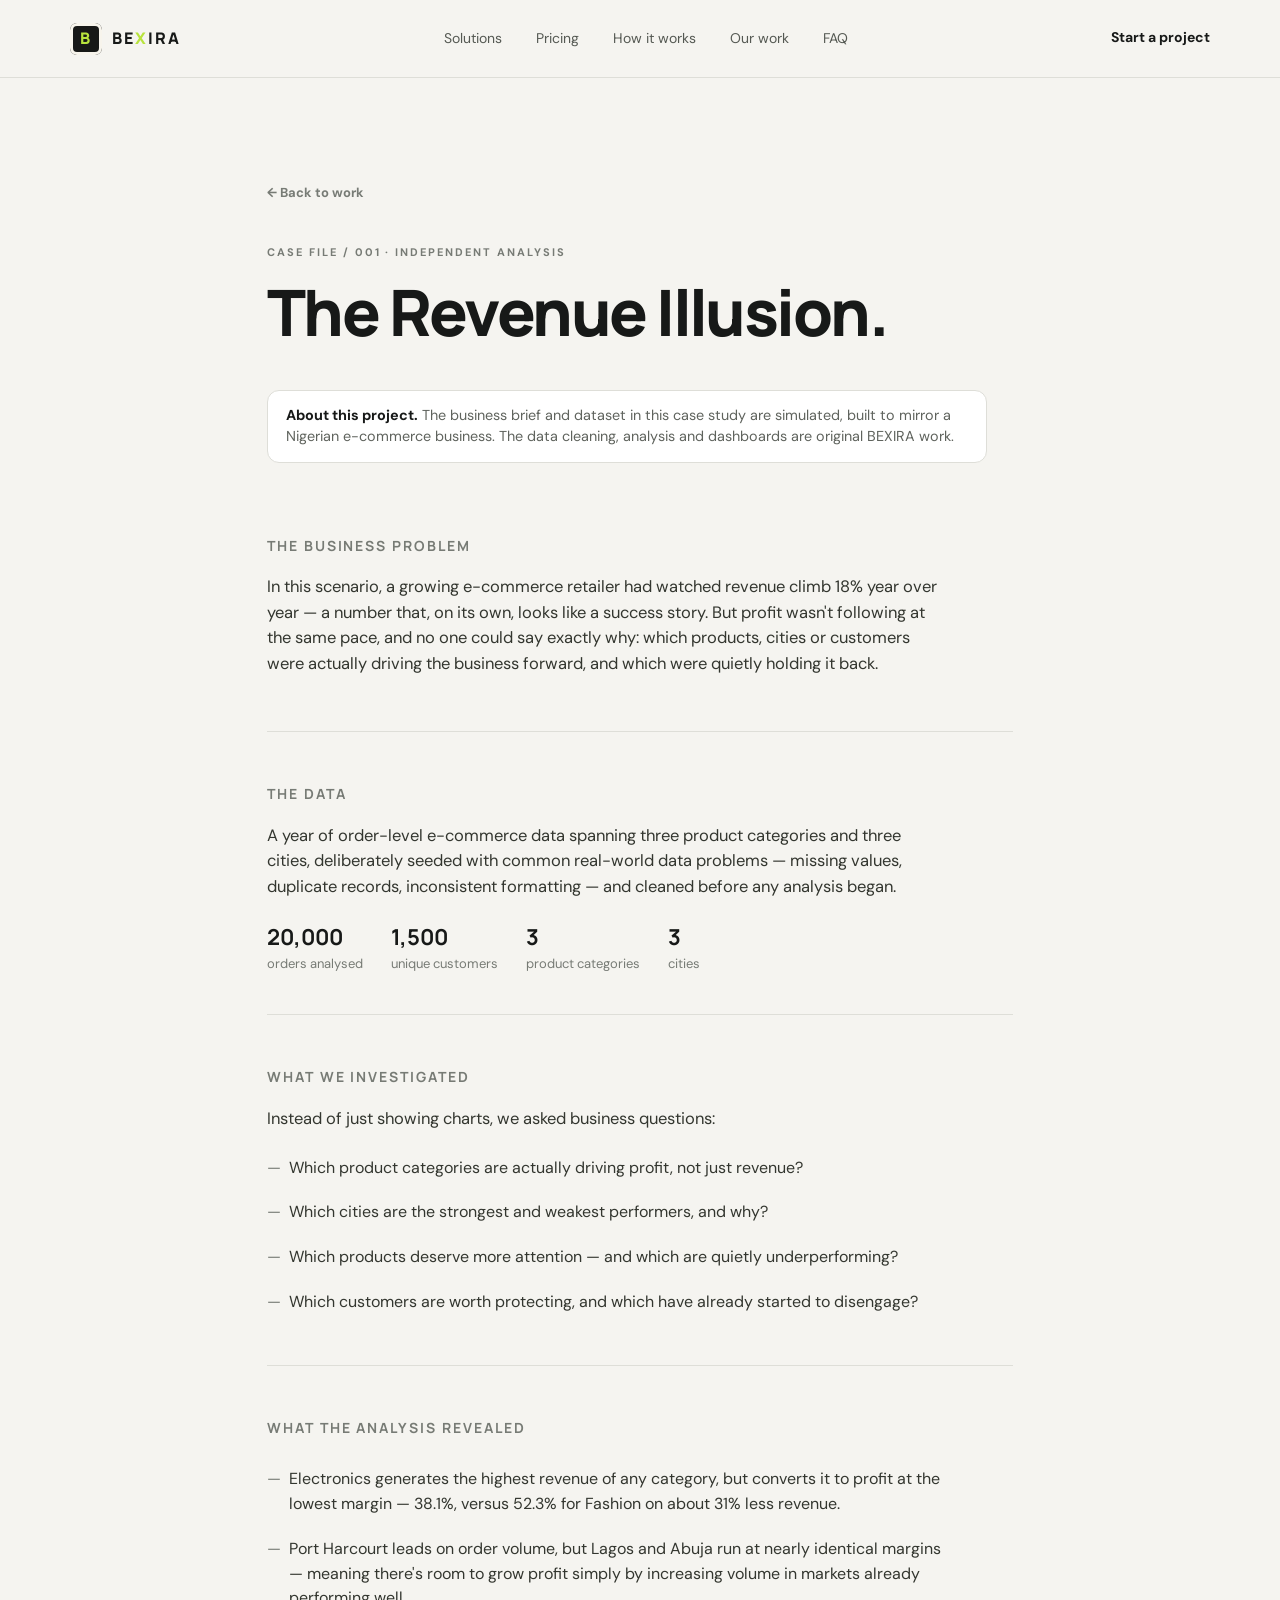
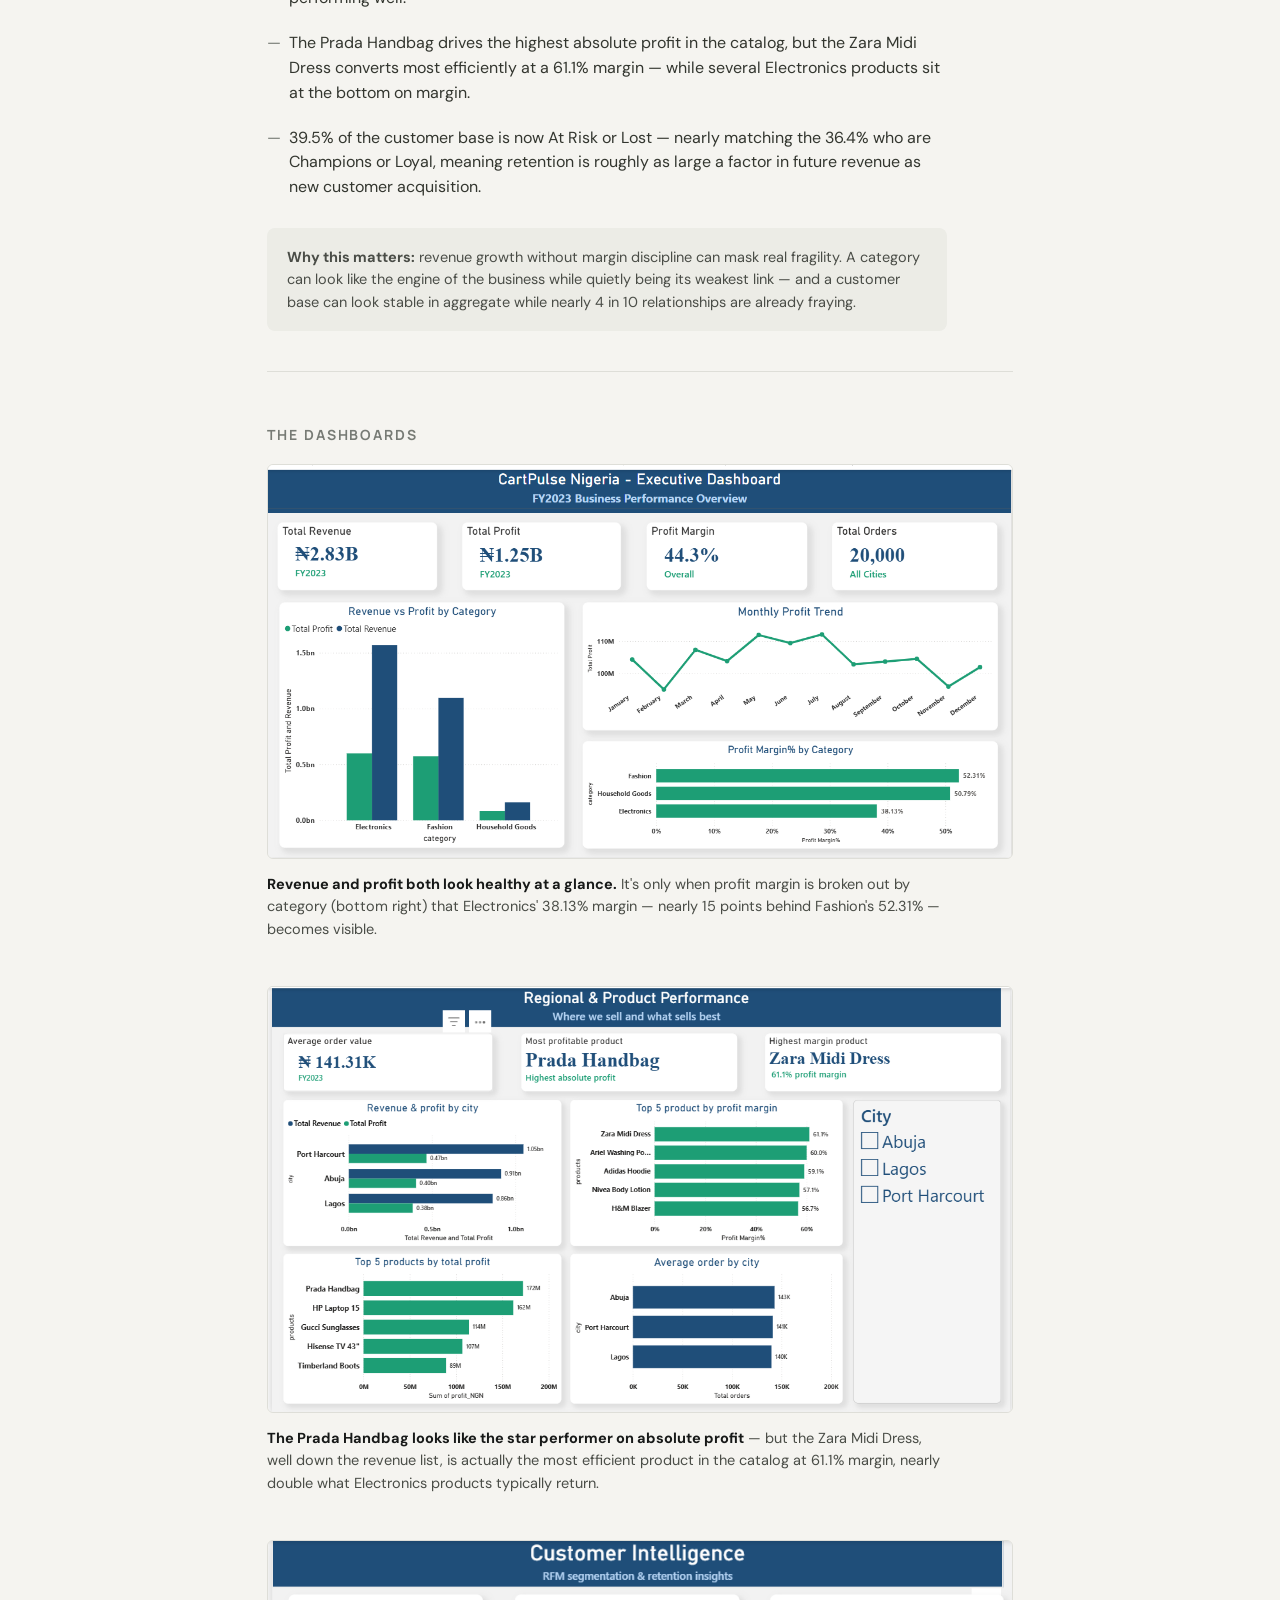
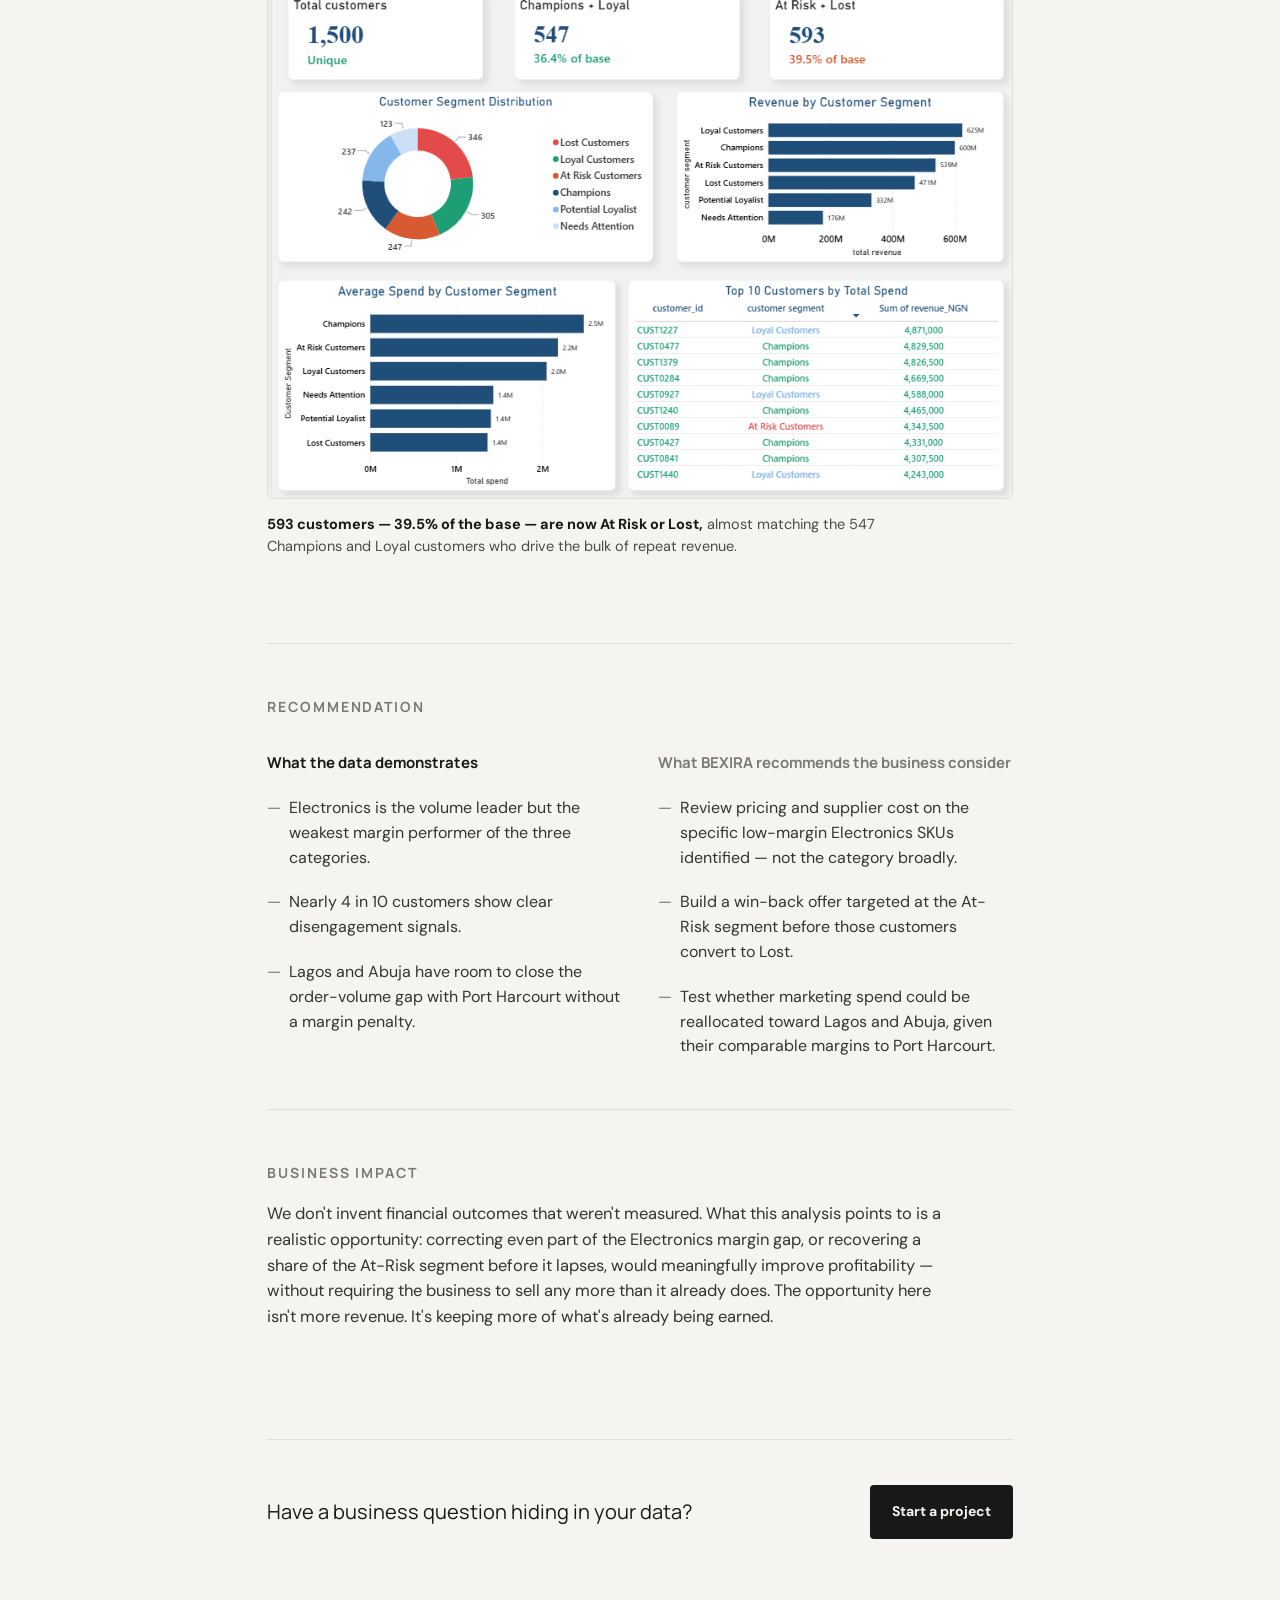
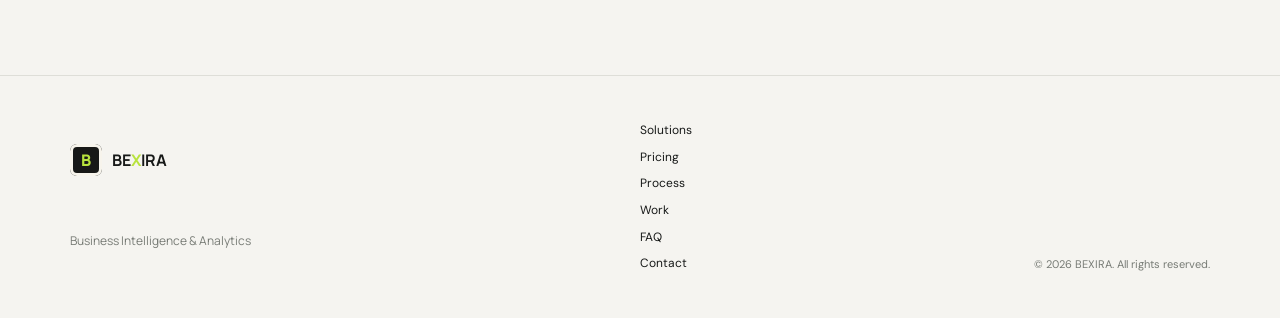
<file: cartpulse-case-study.html>
<!DOCTYPE html>
<html lang="en">
<head>
<meta charset="UTF-8">
<meta name="viewport" content="width=device-width, initial-scale=1.0">
<title>The Revenue Illusion — BEXIRA Case Study</title>
<meta name="description" content="A BEXIRA case study on a simulated e-commerce dataset: why revenue grew 18% while profit lagged, and what the data showed about products, cities and customers.">
<link rel="canonical" href="https://bexiraanalytics.github.io/website/cartpulse-case-study.html">
<meta property="og:type" content="article">
<meta property="og:url" content="https://bexiraanalytics.github.io/website/cartpulse-case-study.html">
<meta property="og:title" content="The Revenue Illusion — BEXIRA Case Study">
<meta property="og:description" content="Revenue grew 18% but profit lagged. A BEXIRA case study on a simulated e-commerce dataset.">
<meta property="og:image" content="https://bexiraanalytics.github.io/website/assets/og-image.png">
<meta name="twitter:card" content="summary_large_image">
<link rel="icon" type="image/png" href="assets/favicon.png">
<link rel="preconnect" href="https://fonts.googleapis.com">
<link rel="preconnect" href="https://fonts.gstatic.com" crossorigin>
<link href="https://fonts.googleapis.com/css2?family=DM+Sans:wght@400;500;600;700&family=Manrope:wght@500;600;700;800&display=swap" rel="stylesheet">
<link rel="stylesheet" href="style.css?v=2">
</head>
<body>
  <header class="nav">
    <a class="brand" href="index.html" aria-label="BEXIRA home">
      <span class="brand-mark">B</span><span>BE<span class="x">X</span>IRA</span>
    </a>
    <nav class="nav-links">
      <a href="index.html#solutions">Solutions</a>
      <a href="index.html#pricing">Pricing</a>
      <a href="index.html#process">How it works</a>
      <a href="index.html#work">Our work</a>
      <a href="index.html#faq">FAQ</a>
    </nav>
    <a class="nav-cta" href="start-a-project/">Start a project</a>
    <button class="menu" aria-label="Open menu">☰</button>
  </header>

  <main class="cs-main">
    <a class="cs-back" href="index.html#work">← Back to work</a>
    <div class="cs-tag">CASE FILE / 001 · INDEPENDENT ANALYSIS</div>
    <h1 class="cs-title">The Revenue Illusion.</h1>

    <p class="sim-note"><strong>About this project.</strong> The business brief and dataset in this case study are simulated, built to mirror a Nigerian e-commerce business. The data cleaning, analysis and dashboards are original BEXIRA work.</p>

    <section class="cs-block" style="border-top:none">
      <h2>The business problem</h2>
      <p>In this scenario, a growing e-commerce retailer had watched revenue climb 18% year over year — a number that, on its own, looks like a success story. But profit wasn't following at the same pace, and no one could say exactly why: which products, cities or customers were actually driving the business forward, and which were quietly holding it back.</p>
    </section>

    <section class="cs-block">
      <h2>The data</h2>
      <p>A year of order-level e-commerce data spanning three product categories and three cities, deliberately seeded with common real-world data problems — missing values, duplicate records, inconsistent formatting — and cleaned before any analysis began.</p>
      <div class="cs-stats">
        <div><b>20,000</b>orders analysed</div>
        <div><b>1,500</b>unique customers</div>
        <div><b>3</b>product categories</div>
        <div><b>3</b>cities</div>
      </div>
    </section>

    <section class="cs-block">
      <h2>What we investigated</h2>
      <p>Instead of just showing charts, we asked business questions:</p>
      <ul class="cs-qlist">
        <li>Which product categories are actually driving profit, not just revenue?</li>
        <li>Which cities are the strongest and weakest performers, and why?</li>
        <li>Which products deserve more attention — and which are quietly underperforming?</li>
        <li>Which customers are worth protecting, and which have already started to disengage?</li>
      </ul>
    </section>

    <section class="cs-block">
      <h2>What the analysis revealed</h2>
      <ul class="cs-findings">
        <li>Electronics generates the highest revenue of any category, but converts it to profit at the lowest margin — 38.1%, versus 52.3% for Fashion on about 31% less revenue.</li>
        <li>Port Harcourt leads on order volume, but Lagos and Abuja run at nearly identical margins — meaning there's room to grow profit simply by increasing volume in markets already performing well.</li>
        <li>The Prada Handbag drives the highest absolute profit in the catalog, but the Zara Midi Dress converts most efficiently at a 61.1% margin — while several Electronics products sit at the bottom on margin.</li>
        <li>39.5% of the customer base is now At Risk or Lost — nearly matching the 36.4% who are Champions or Loyal, meaning retention is roughly as large a factor in future revenue as new customer acquisition.</li>
      </ul>
      <div class="cs-why"><b>Why this matters:</b> revenue growth without margin discipline can mask real fragility. A category can look like the engine of the business while quietly being its weakest link — and a customer base can look stable in aggregate while nearly 4 in 10 relationships are already fraying.</div>
    </section>

    <section class="cs-block">
      <h2>The dashboards</h2>
      <figure class="cs-dash-figure">
        <img src="assets/executive-overview.png" alt="CartPulse executive dashboard (simulated data): revenue and profit by category, with Electronics margin well below Fashion." loading="lazy">
        <figcaption><b>Revenue and profit both look healthy at a glance.</b> It's only when profit margin is broken out by category (bottom right) that Electronics' 38.13% margin — nearly 15 points behind Fashion's 52.31% — becomes visible.</figcaption>
      </figure>
      <figure class="cs-dash-figure">
        <img src="assets/product-performance.png" alt="CartPulse regional and product performance dashboard (simulated data): profit and margin by city and by product." loading="lazy">
        <figcaption><b>The Prada Handbag looks like the star performer on absolute profit</b> — but the Zara Midi Dress, well down the revenue list, is actually the most efficient product in the catalog at 61.1% margin, nearly double what Electronics products typically return.</figcaption>
      </figure>
      <figure class="cs-dash-figure">
        <img src="assets/customer-segmentation.png" alt="CartPulse customer segmentation dashboard (simulated data): 39.5% of customers At Risk or Lost, compared with about 36% Champions or Loyal." loading="lazy">
        <figcaption><b>593 customers — 39.5% of the base — are now At Risk or Lost,</b> almost matching the 547 Champions and Loyal customers who drive the bulk of repeat revenue.</figcaption>
      </figure>
    </section>

    <section class="cs-block">
      <h2>Recommendation</h2>
      <div class="cs-rec-grid">
        <div class="cs-rec-col data">
          <h3>What the data demonstrates</h3>
          <ul class="cs-qlist">
            <li>Electronics is the volume leader but the weakest margin performer of the three categories.</li>
            <li>Nearly 4 in 10 customers show clear disengagement signals.</li>
            <li>Lagos and Abuja have room to close the order-volume gap with Port Harcourt without a margin penalty.</li>
          </ul>
        </div>
        <div class="cs-rec-col bexira">
          <h3>What BEXIRA recommends the business consider</h3>
          <ul class="cs-qlist">
            <li>Review pricing and supplier cost on the specific low-margin Electronics SKUs identified — not the category broadly.</li>
            <li>Build a win-back offer targeted at the At-Risk segment before those customers convert to Lost.</li>
            <li>Test whether marketing spend could be reallocated toward Lagos and Abuja, given their comparable margins to Port Harcourt.</li>
          </ul>
        </div>
      </div>
    </section>

    <section class="cs-block">
      <h2>Business impact</h2>
      <p>We don't invent financial outcomes that weren't measured. What this analysis points to is a realistic opportunity: correcting even part of the Electronics margin gap, or recovering a share of the At-Risk segment before it lapses, would meaningfully improve profitability — without requiring the business to sell any more than it already does. The opportunity here isn't more revenue. It's keeping more of what's already being earned.</p>
    </section>

    <section class="case-cta" style="border-top:1px solid #deded8">
      <p>Have a business question hiding in your data?</p>
      <a class="button dark" href="start-a-project/">Start a project</a>
    </section>
  </main>

  <footer>
    <div class="footer-brand"><span class="brand-mark">B</span><b>BE<span class="x">X</span>IRA</b><p>Business Intelligence &amp; Analytics</p></div>
    <div class="footer-links"><a href="index.html#solutions">Solutions</a><a href="index.html#pricing">Pricing</a><a href="index.html#process">Process</a><a href="index.html#work">Work</a><a href="index.html#faq">FAQ</a><a href="index.html#contact">Contact</a></div>
    <div class="copyright">© 2026 BEXIRA. All rights reserved.</div>
  </footer>

  <script src="script.js?v=2"></script>
</body>
</html>
</file>
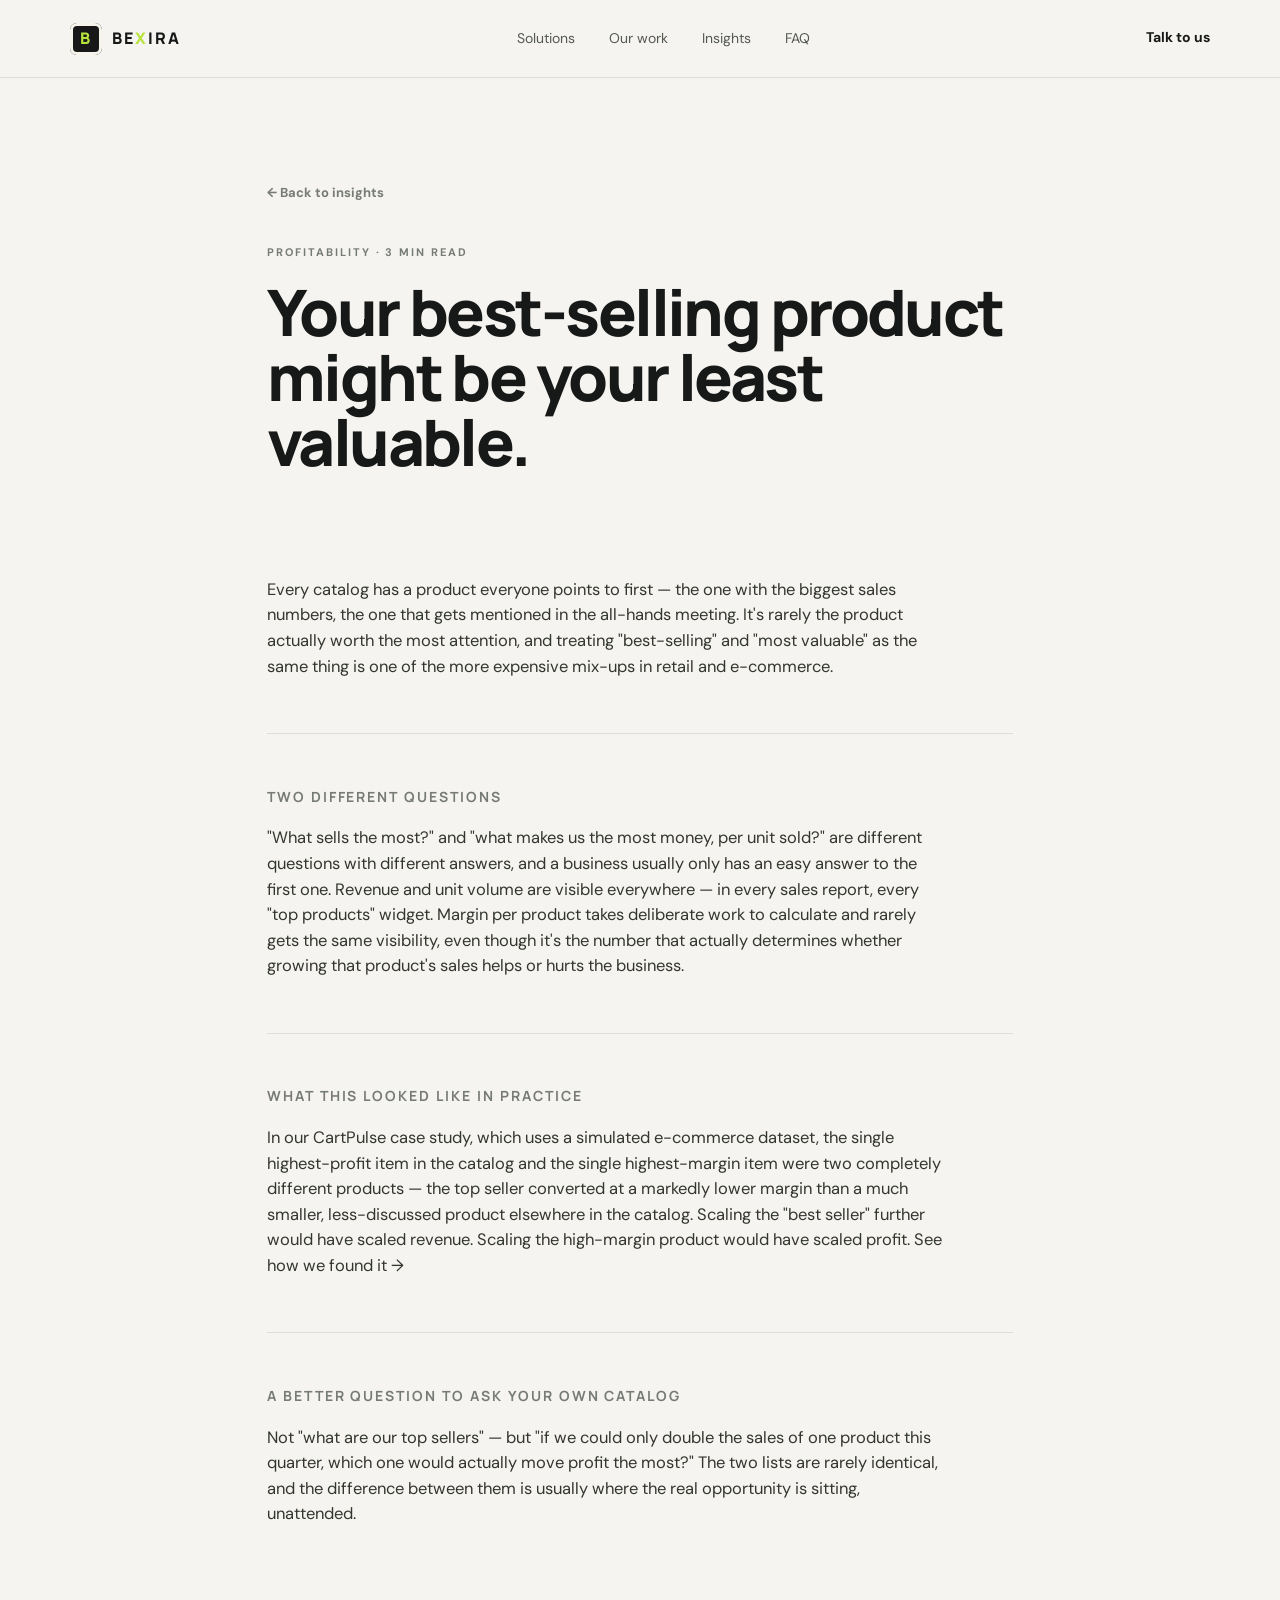
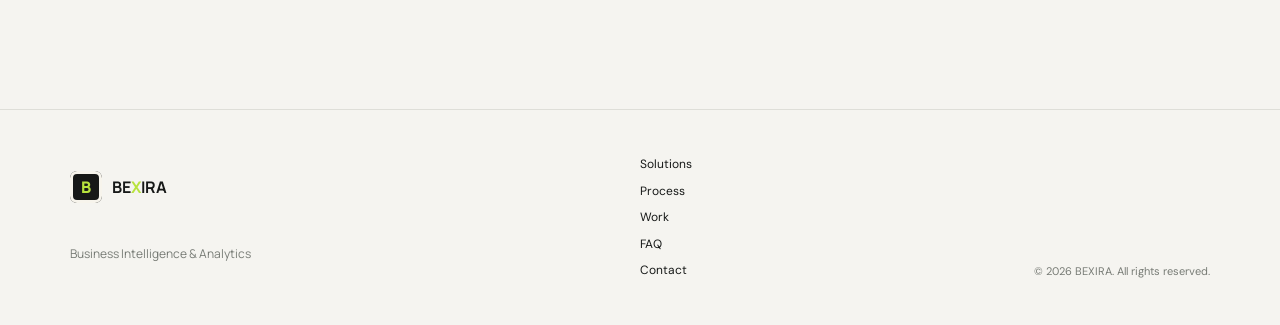
<file: insights/best-seller-least-valuable.html>
<!DOCTYPE html>
<html lang="en">
<head>
<meta charset="UTF-8">
<meta name="viewport" content="width=device-width, initial-scale=1.0">
<title>Your best-selling product might be your least valuable. — BEXIRA Insights</title>
<link rel="icon" type="image/png" href="../assets/favicon.png">
<link rel="preconnect" href="https://fonts.googleapis.com">
<link rel="preconnect" href="https://fonts.gstatic.com" crossorigin>
<link href="https://fonts.googleapis.com/css2?family=DM+Sans:wght@400;500;600;700&family=Manrope:wght@500;600;700;800&display=swap" rel="stylesheet">
<link rel="stylesheet" href="../style.css">
</head>
<body>
  <header class="nav">
    <a class="brand" href="../index.html" aria-label="BEXIRA home">
      <span class="brand-mark">B</span><span>BE<span class="x">X</span>IRA</span>
    </a>
    <nav class="nav-links">
      <a href="../index.html#solutions">Solutions</a>
      <a href="../index.html#work">Our work</a>
      <a href="../index.html#news">Insights</a>
      <a href="../index.html#faq">FAQ</a>
    </nav>
    <a class="nav-cta" href="../index.html#contact">Talk to us</a>
    <button class="menu" aria-label="Open menu">☰</button>
  </header>

  <main class="cs-main">
    <a class="cs-back" href="../index.html#news">← Back to insights</a>
    <div class="cs-tag">PROFITABILITY · 3 MIN READ</div>
    <h1 class="cs-title">Your best-selling product might be your least valuable.</h1>
    
<section class="cs-block" style="border-top:none">
<p>Every catalog has a product everyone points to first — the one with the biggest sales numbers, the one that gets mentioned in the all-hands meeting. It's rarely the product actually worth the most attention, and treating "best-selling" and "most valuable" as the same thing is one of the more expensive mix-ups in retail and e-commerce.</p>
</section>
<section class="cs-block">
<h2>Two different questions</h2>
<p>"What sells the most?" and "what makes us the most money, per unit sold?" are different questions with different answers, and a business usually only has an easy answer to the first one. Revenue and unit volume are visible everywhere — in every sales report, every "top products" widget. Margin per product takes deliberate work to calculate and rarely gets the same visibility, even though it's the number that actually determines whether growing that product's sales helps or hurts the business.</p>
</section>
<section class="cs-block">
<h2>What this looked like in practice</h2>
<p>In our CartPulse case study, which uses a simulated e-commerce dataset, the single highest-profit item in the catalog and the single highest-margin item were two completely different products — the top seller converted at a markedly lower margin than a much smaller, less-discussed product elsewhere in the catalog. Scaling the "best seller" further would have scaled revenue. Scaling the high-margin product would have scaled profit. <a href="../cartpulse-case-study.html">See how we found it →</a></p>
</section>
<section class="cs-block">
<h2>A better question to ask your own catalog</h2>
<p>Not "what are our top sellers" — but "if we could only double the sales of one product this quarter, which one would actually move profit the most?" The two lists are rarely identical, and the difference between them is usually where the real opportunity is sitting, unattended.</p>
</section>

  </main>

  <footer>
    <div class="footer-brand"><span class="brand-mark">B</span><b>BE<span class="x">X</span>IRA</b><p>Business Intelligence & Analytics</p></div>
    <div class="footer-links"><a href="../index.html#solutions">Solutions</a><a href="../index.html#process">Process</a><a href="../index.html#work">Work</a><a href="../index.html#faq">FAQ</a><a href="../index.html#contact">Contact</a></div>
    <div class="copyright">© 2026 BEXIRA. All rights reserved.</div>
  </footer>

  <script src="../script.js"></script>
</body>
</html>
</file>
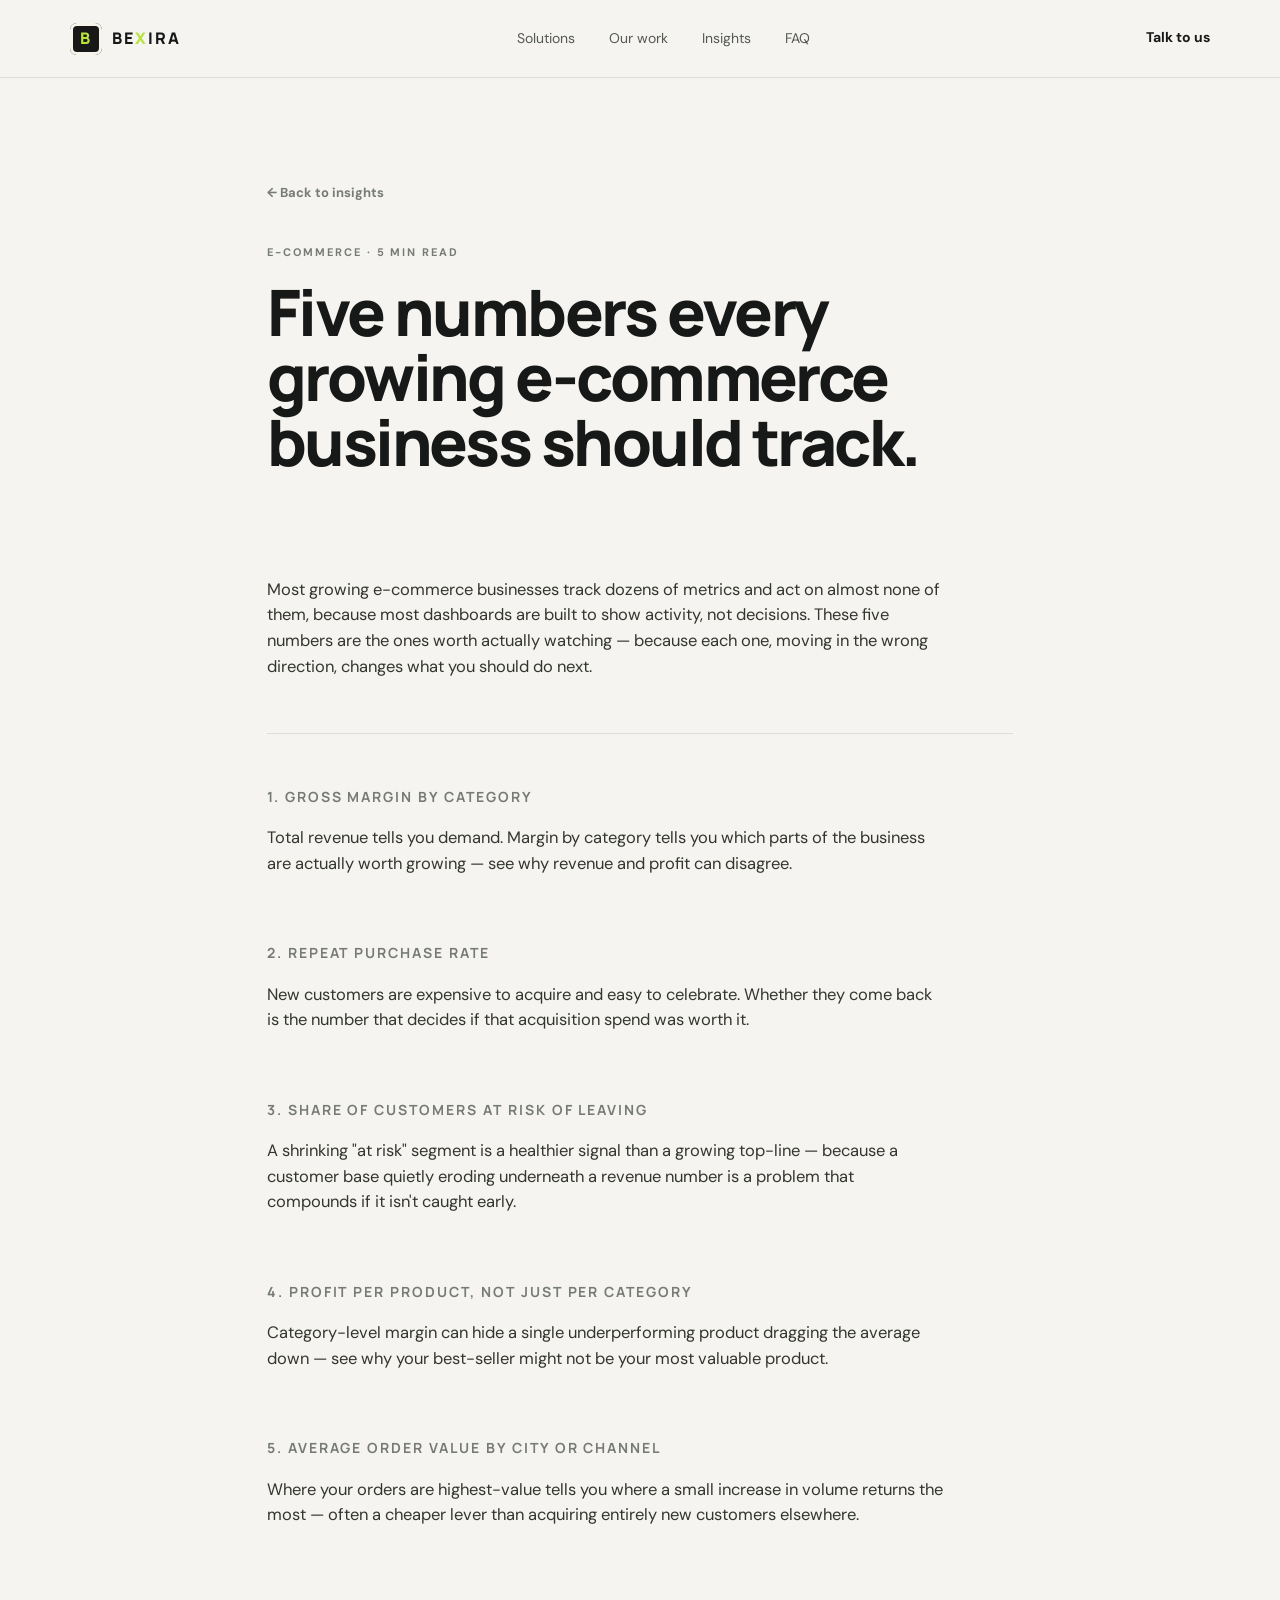
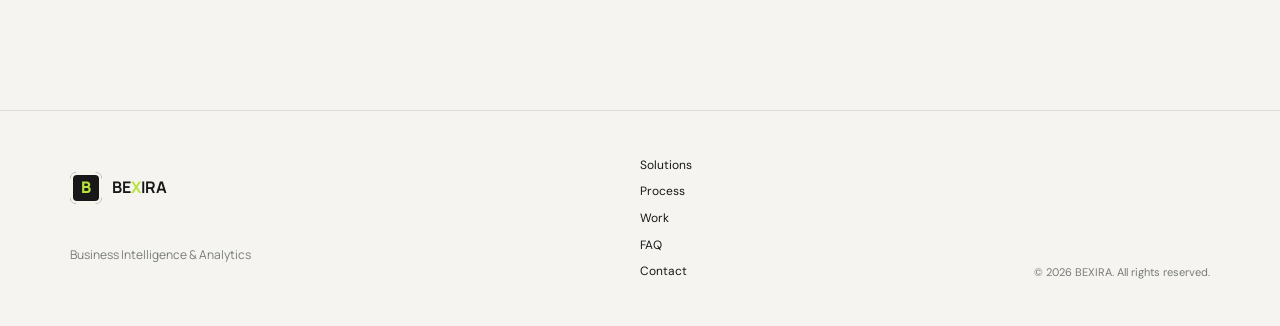
<file: insights/five-numbers-to-track.html>
<!DOCTYPE html>
<html lang="en">
<head>
<meta charset="UTF-8">
<meta name="viewport" content="width=device-width, initial-scale=1.0">
<title>Five numbers every growing e-commerce business should track. — BEXIRA Insights</title>
<link rel="icon" type="image/png" href="../assets/favicon.png">
<link rel="preconnect" href="https://fonts.googleapis.com">
<link rel="preconnect" href="https://fonts.gstatic.com" crossorigin>
<link href="https://fonts.googleapis.com/css2?family=DM+Sans:wght@400;500;600;700&family=Manrope:wght@500;600;700;800&display=swap" rel="stylesheet">
<link rel="stylesheet" href="../style.css">
</head>
<body>
  <header class="nav">
    <a class="brand" href="../index.html" aria-label="BEXIRA home">
      <span class="brand-mark">B</span><span>BE<span class="x">X</span>IRA</span>
    </a>
    <nav class="nav-links">
      <a href="../index.html#solutions">Solutions</a>
      <a href="../index.html#work">Our work</a>
      <a href="../index.html#news">Insights</a>
      <a href="../index.html#faq">FAQ</a>
    </nav>
    <a class="nav-cta" href="../index.html#contact">Talk to us</a>
    <button class="menu" aria-label="Open menu">☰</button>
  </header>

  <main class="cs-main">
    <a class="cs-back" href="../index.html#news">← Back to insights</a>
    <div class="cs-tag">E-COMMERCE · 5 MIN READ</div>
    <h1 class="cs-title">Five numbers every growing e-commerce business should track.</h1>
    
<section class="cs-block" style="border-top:none">
<p>Most growing e-commerce businesses track dozens of metrics and act on almost none of them, because most dashboards are built to show activity, not decisions. These five numbers are the ones worth actually watching — because each one, moving in the wrong direction, changes what you should do next.</p>
</section>
<section class="cs-block">
<h2>1. Gross margin by category</h2>
<p>Total revenue tells you demand. Margin by category tells you which parts of the business are actually worth growing — see <a href="revenue-up-profit-down.html">why revenue and profit can disagree</a>.</p>
</section>
<section class="cs-block" style="border-top:none;padding-top:0">
<h2>2. Repeat purchase rate</h2>
<p>New customers are expensive to acquire and easy to celebrate. Whether they come back is the number that decides if that acquisition spend was worth it.</p>
</section>
<section class="cs-block" style="border-top:none;padding-top:0">
<h2>3. Share of customers at risk of leaving</h2>
<p>A shrinking "at risk" segment is a healthier signal than a growing top-line — because a customer base quietly eroding underneath a revenue number is a problem that compounds if it isn't caught early.</p>
</section>
<section class="cs-block" style="border-top:none;padding-top:0">
<h2>4. Profit per product, not just per category</h2>
<p>Category-level margin can hide a single underperforming product dragging the average down — see <a href="best-seller-least-valuable.html">why your best-seller might not be your most valuable product</a>.</p>
</section>
<section class="cs-block" style="border-top:none;padding-top:0">
<h2>5. Average order value by city or channel</h2>
<p>Where your orders are highest-value tells you where a small increase in volume returns the most — often a cheaper lever than acquiring entirely new customers elsewhere.</p>
</section>

  </main>

  <footer>
    <div class="footer-brand"><span class="brand-mark">B</span><b>BE<span class="x">X</span>IRA</b><p>Business Intelligence & Analytics</p></div>
    <div class="footer-links"><a href="../index.html#solutions">Solutions</a><a href="../index.html#process">Process</a><a href="../index.html#work">Work</a><a href="../index.html#faq">FAQ</a><a href="../index.html#contact">Contact</a></div>
    <div class="copyright">© 2026 BEXIRA. All rights reserved.</div>
  </footer>

  <script src="../script.js"></script>
</body>
</html>
</file>
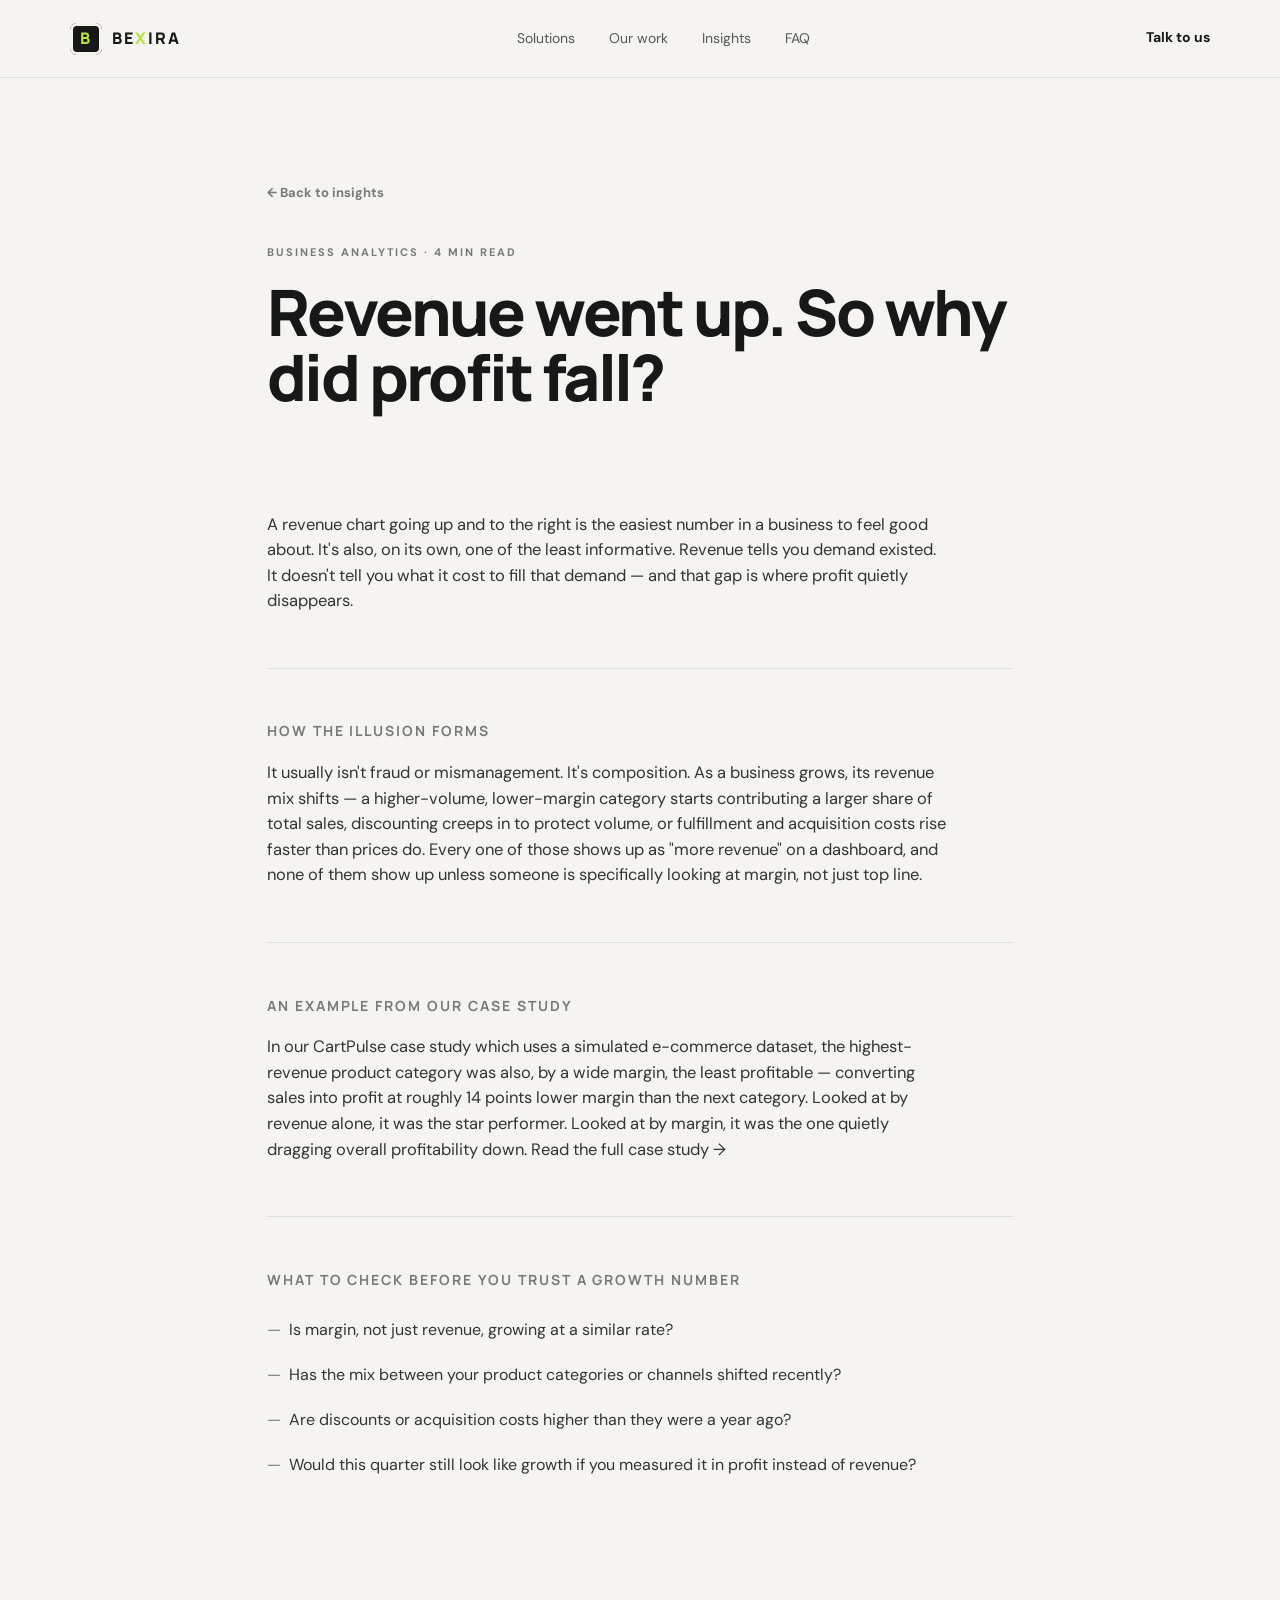
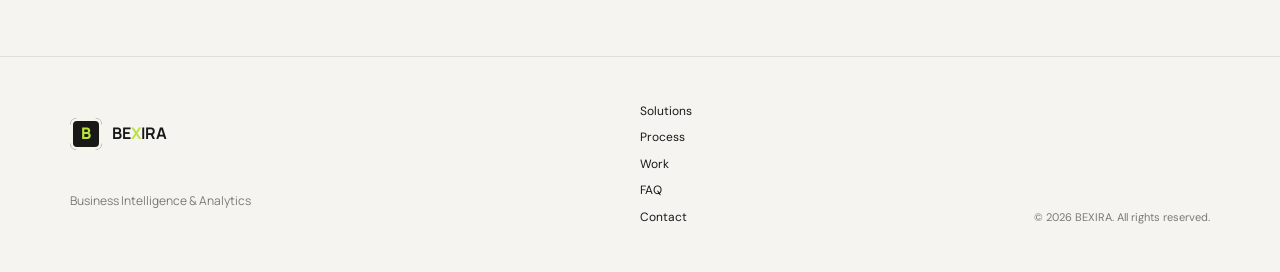
<file: insights/revenue-up-profit-down.html>
<!DOCTYPE html>
<html lang="en">
<head>
<meta charset="UTF-8">
<meta name="viewport" content="width=device-width, initial-scale=1.0">
<title>Revenue went up. So why did profit fall? — BEXIRA Insights</title>
<link rel="icon" type="image/png" href="../assets/favicon.png">
<link rel="preconnect" href="https://fonts.googleapis.com">
<link rel="preconnect" href="https://fonts.gstatic.com" crossorigin>
<link href="https://fonts.googleapis.com/css2?family=DM+Sans:wght@400;500;600;700&family=Manrope:wght@500;600;700;800&display=swap" rel="stylesheet">
<link rel="stylesheet" href="../style.css">
</head>
<body>
  <header class="nav">
    <a class="brand" href="../index.html" aria-label="BEXIRA home">
      <span class="brand-mark">B</span><span>BE<span class="x">X</span>IRA</span>
    </a>
    <nav class="nav-links">
      <a href="../index.html#solutions">Solutions</a>
      <a href="../index.html#work">Our work</a>
      <a href="../index.html#news">Insights</a>
      <a href="../index.html#faq">FAQ</a>
    </nav>
    <a class="nav-cta" href="../index.html#contact">Talk to us</a>
    <button class="menu" aria-label="Open menu">☰</button>
  </header>

  <main class="cs-main">
    <a class="cs-back" href="../index.html#news">← Back to insights</a>
    <div class="cs-tag">BUSINESS ANALYTICS · 4 MIN READ</div>
    <h1 class="cs-title">Revenue went up. So why did profit fall?</h1>
    
<section class="cs-block" style="border-top:none">
<p>A revenue chart going up and to the right is the easiest number in a business to feel good about. It's also, on its own, one of the least informative. Revenue tells you demand existed. It doesn't tell you what it cost to fill that demand — and that gap is where profit quietly disappears.</p>
</section>
<section class="cs-block">
<h2>How the illusion forms</h2>
<p>It usually isn't fraud or mismanagement. It's composition. As a business grows, its revenue mix shifts — a higher-volume, lower-margin category starts contributing a larger share of total sales, discounting creeps in to protect volume, or fulfillment and acquisition costs rise faster than prices do. Every one of those shows up as "more revenue" on a dashboard, and none of them show up unless someone is specifically looking at margin, not just top line.</p>
</section>
<section class="cs-block">
<h2>An example from our case study</h2>
<p>In our CartPulse case study which uses a simulated e-commerce dataset, the highest-revenue product category was also, by a wide margin, the least profitable — converting sales into profit at roughly 14 points lower margin than the next category. Looked at by revenue alone, it was the star performer. Looked at by margin, it was the one quietly dragging overall profitability down. <a href="../cartpulse-case-study.html">Read the full case study →</a></p>
</section>
<section class="cs-block">
<h2>What to check before you trust a growth number</h2>
<ul class="cs-qlist">
<li>Is margin, not just revenue, growing at a similar rate?</li>
<li>Has the mix between your product categories or channels shifted recently?</li>
<li>Are discounts or acquisition costs higher than they were a year ago?</li>
<li>Would this quarter still look like growth if you measured it in profit instead of revenue?</li>
</ul>
</section>

  </main>

  <footer>
    <div class="footer-brand"><span class="brand-mark">B</span><b>BE<span class="x">X</span>IRA</b><p>Business Intelligence & Analytics</p></div>
    <div class="footer-links"><a href="../index.html#solutions">Solutions</a><a href="../index.html#process">Process</a><a href="../index.html#work">Work</a><a href="../index.html#faq">FAQ</a><a href="../index.html#contact">Contact</a></div>
    <div class="copyright">© 2026 BEXIRA. All rights reserved.</div>
  </footer>

  <script src="../script.js"></script>
</body>
</html>
</file>
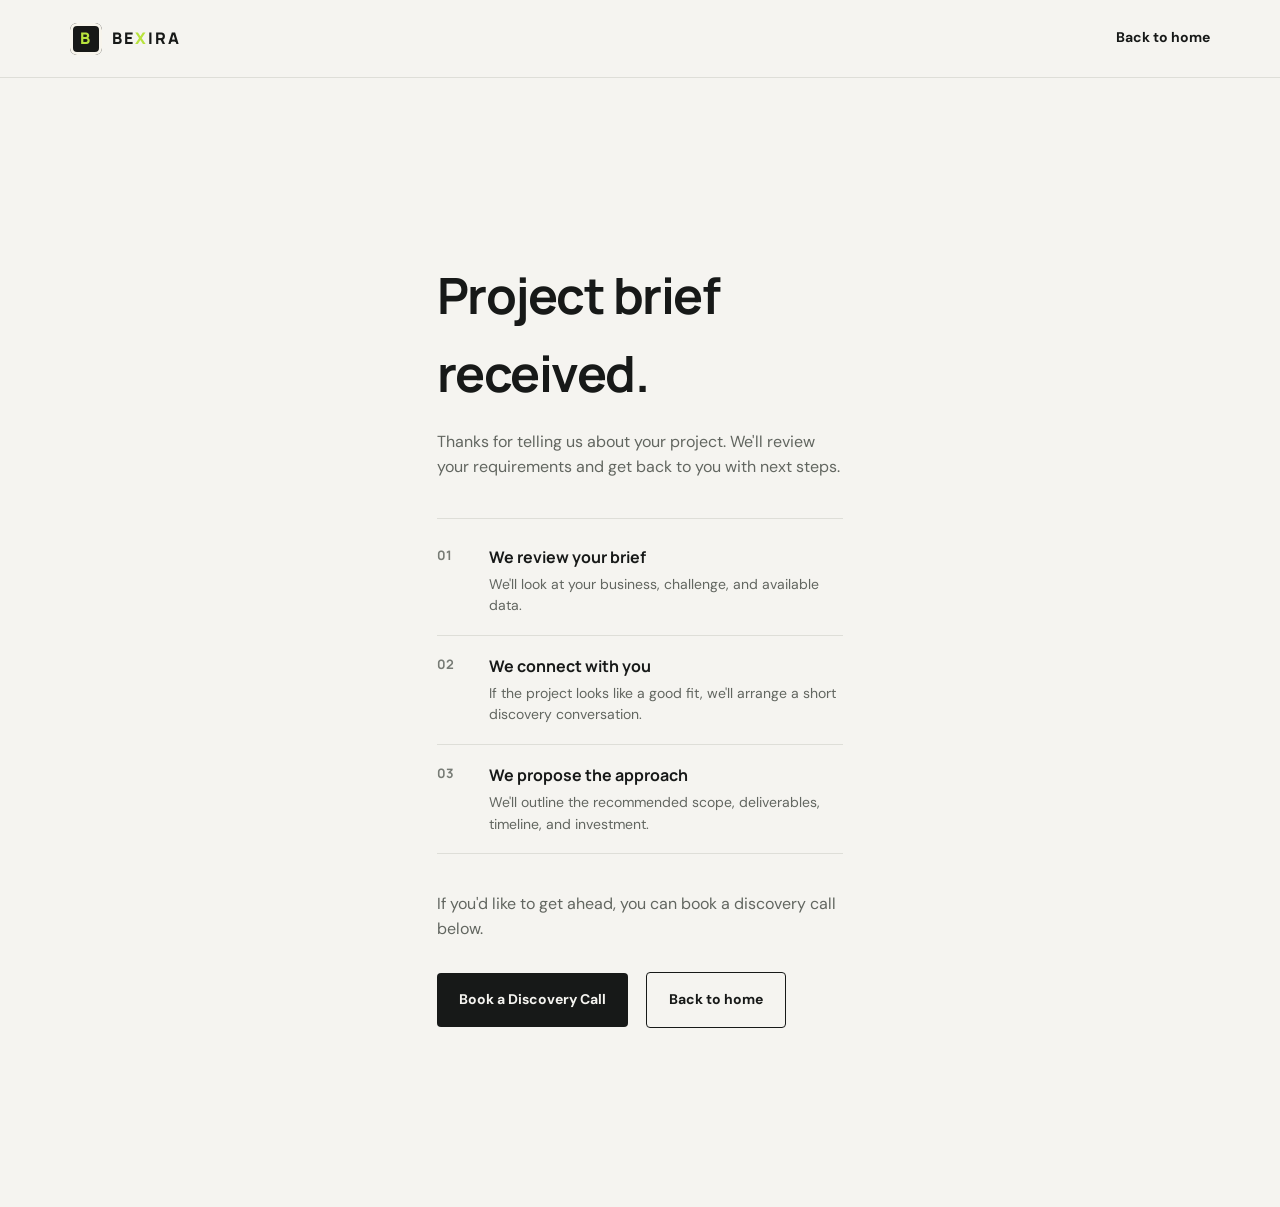
<file: start-a-project/brief-sent.html>
<!DOCTYPE html>
<html lang="en">
<head>
<meta charset="UTF-8">
<meta name="viewport" content="width=device-width, initial-scale=1.0">
<title>Brief received — BEXIRA</title>
<link rel="icon" type="image/png" href="../assets/favicon.png">
<link rel="preconnect" href="https://fonts.googleapis.com">
<link rel="preconnect" href="https://fonts.gstatic.com" crossorigin>
<link href="https://fonts.googleapis.com/css2?family=DM+Sans:wght@400;500;600;700&family=Manrope:wght@500;600;700;800&display=swap" rel="stylesheet">
<link rel="stylesheet" href="../style.css">
</head>
<body>
  <header class="nav">
    <a class="brand" href="../index.html" aria-label="BEXIRA home">
      <span class="brand-mark">B</span><span>BE<span class="x">X</span>IRA</span>
    </a>
    <a class="nav-cta" href="../index.html">Back to home</a>
  </header>
  <div class="thanks-wrap">
    <h1>Project brief received.</h1>
    <p>Thanks for telling us about your project. We'll review your requirements and get back to you with next steps.</p>

    <div class="next-steps-block">
      <div class="thanks-step"><b>01</b><div><h3>We review your brief</h3><p>We'll look at your business, challenge, and available data.</p></div></div>
      <div class="thanks-step"><b>02</b><div><h3>We connect with you</h3><p>If the project looks like a good fit, we'll arrange a short discovery conversation.</p></div></div>
      <div class="thanks-step"><b>03</b><div><h3>We propose the approach</h3><p>We'll outline the recommended scope, deliverables, timeline, and investment.</p></div></div>
    </div>

    <p class="thanks-hint">If you'd like to get ahead, you can book a discovery call below.</p>
    <div class="thanks-actions">
      <a class="button dark" href="https://calendly.com/bexira-analytics/30min">Book a Discovery Call</a>
      <a class="button outline" href="../index.html">Back to home</a>
    </div>
  </div>
</body>
</html>
</file>
<file: style.css>
*{box-sizing:border-box}html{scroll-behavior:smooth}body{margin:0;background:#f5f4f0;color:#171918;font-family:"DM Sans",sans-serif;line-height:1.55}a{text-decoration:none;color:inherit}.nav{height:78px;padding:0 5.5vw;display:flex;align-items:center;justify-content:space-between;border-bottom:1px solid #deded8;background:#f5f4f0;position:sticky;top:0;z-index:10}.brand{display:flex;align-items:center;gap:10px;font-family:Manrope;font-weight:800;letter-spacing:.12em}.brand-mark{width:32px;height:32px;display:grid;place-items:center;background:#171918;color:#f5f4f0;border-radius:7px;font-weight:800}.nav-links{display:flex;gap:34px;font-size:14px;color:#555953}.nav-links a:hover,.footer-links a:hover{color:#171918}.nav-cta{font-weight:700;font-size:14px}.nav-cta span,.button span{margin-left:14px}.menu{display:none;border:0;background:none;font-size:24px}.hero{min-height:calc(100vh - 78px);padding:9vw 5.5vw 7vw;display:grid;grid-template-columns:1fr 1fr;gap:7vw;align-items:center;overflow:hidden}.eyebrow,.section-label,.case-label{font-size:11px;letter-spacing:.18em;font-weight:700;color:#777b75}.hero h1{font-family:Manrope;font-size:clamp(44px,5.8vw,82px);line-height:1.02;letter-spacing:-.055em;margin:22px 0}.hero h1 em,.contact h2 em{font-style:normal;color:#777b75}.hero-text{max-width:590px;font-size:18px;color:#626660}.hero-actions{display:flex;align-items:center;gap:28px;margin-top:35px}.button{display:inline-flex;padding:16px 22px;font-weight:700;font-size:14px;border-radius:4px}.button.dark{background:#171918;color:#fff}.button.light{background:#f5f4f0;color:#171918}.text-link{font-size:14px;font-weight:700}.text-link span{margin-left:8px}.hero-visual{position:relative;min-height:500px;display:grid;place-items:center}.orb{position:absolute;width:420px;height:420px;border-radius:50%;background:#e4e4df;z-index:-1}.data-card{width:min(100%,450px);background:#fff;border:1px solid #deded8;border-radius:18px;padding:25px;box-shadow:0 25px 70px #00000012;transform:rotate(2deg)}.card-top{font-size:10px;letter-spacing:.12em;color:#777b75;display:flex;justify-content:space-between}.live-dot{width:7px;height:7px;border-radius:50%;background:#777b75}.metric-row{display:grid;grid-template-columns:1fr 1fr;gap:18px;margin:30px 0}.metric-row small{display:block;color:#777b75;font-size:11px}.metric-row strong{display:block;font-family:Manrope;font-size:26px;margin:2px 0}.up{font-size:11px}.chart{height:120px;border-bottom:1px solid #ddd;display:flex;align-items:end;gap:9px}.bar{width:10%;background:#202321;border-radius:3px 3px 0 0}.b1{height:38%}.b2{height:50%}.b3{height:42%}.b4{height:66%}.b5{height:59%}.b6{height:78%}.b7{height:70%}.b8{height:91%}.insight{display:flex;gap:12px;align-items:flex-start;margin-top:22px;padding:13px;background:#f2f2ee;border-radius:9px;font-size:11px}.insight span{font-size:18px}.insight p{margin:0}.floating-card{position:absolute;right:0;bottom:54px;background:#171918;color:#fff;padding:19px 22px;border-radius:8px;font-size:10px;letter-spacing:.12em;line-height:1.7;transform:rotate(-4deg)}.floating-card b{font-size:12px}.trust-strip{border-top:1px solid #deded8;border-bottom:1px solid #deded8;padding:24px 5.5vw;display:flex;justify-content:space-between;gap:30px;color:#777b75;font-size:10px;letter-spacing:.13em}.trust-strip div{display:flex;gap:32px;color:#30332f;letter-spacing:0;font-size:12px}.section{padding:12vw 5.5vw}.intro{display:grid;grid-template-columns:1fr 2.3fr;gap:8vw}.intro h2,.process h2,.case-head h2,.about h2{font-family:Manrope;font-size:clamp(42px,5vw,70px);line-height:1.02;letter-spacing:-.05em;margin:0 0 28px}.intro h2 span,.process h2 span,.case-head h2 span,.about h2 span{color:#777b75}.lead{font-family:Manrope;font-size:27px;line-height:1.3;max-width:800px;margin-top:0}.intro p:not(.lead){max-width:670px;color:#626660}.solutions-grid{display:grid;grid-template-columns:repeat(4,1fr);border-top:1px solid #deded8;margin:0 5.5vw}.solution{min-height:390px;padding:30px 25px;border-right:1px solid #deded8;position:relative}.solution:first-child{border-left:1px solid #deded8}.solution.featured{background:#e7e7e1}.number{font-size:11px;color:#777b75}.solution h3{font-family:Manrope;font-size:28px;line-height:1.05;letter-spacing:-.04em;margin-top:70px}.solution p{color:#686c66;max-width:230px;font-size:14px}.arrow{position:absolute;bottom:27px;right:25px;font-size:22px}.process{display:grid;grid-template-columns:1fr 2.3fr;gap:8vw;background:#171918;color:#f5f4f0}.process .section-label{color:#92968f}.process-content h2 span{color:#92968f}.steps{border-top:1px solid #444742}.step{display:grid;grid-template-columns:80px 1fr;padding:27px 0;border-bottom:1px solid #444742}.step>b{font-size:11px;color:#92968f}.step h3{margin:0;font-family:Manrope;font-size:22px}.step p{margin:7px 0 0;color:#b7bab4;max-width:620px}.case-section{padding:12vw 5.5vw}.case-head{display:grid;grid-template-columns:1.2fr 1fr;gap:8vw;align-items:end;margin-bottom:60px}.case-head>p{color:#626660;max-width:400px}.case-card{display:grid;grid-template-columns:1.05fr 1fr;background:#e5e5df}.case-visual{min-height:500px;background:#202321;color:#f5f4f0;padding:35px;display:flex;flex-direction:column;justify-content:flex-end;position:relative;overflow:hidden}.case-visual:before{content:"";position:absolute;width:360px;height:360px;border:1px solid #777b75;border-radius:50%;right:-100px;top:-70px}.case-number{font-family:Manrope;font-size:clamp(70px,9vw,125px);line-height:.9;letter-spacing:-.07em;margin-bottom:5px}.case-visual>p{font-size:11px;letter-spacing:.18em;color:#a7aaa3}.case-line{width:100%;height:1px;background:#666a64;margin:50px 0 15px}.case-bottom{display:flex;justify-content:space-between;font-size:12px;color:#b9bcb6}.case-copy{padding:70px 7vw;display:flex;flex-direction:column;justify-content:center}.tag{font-size:10px;letter-spacing:.15em;font-weight:700;color:#777b75}.case-copy h3{font-family:Manrope;font-size:42px;letter-spacing:-.04em;margin:20px 0}.case-copy p{color:#626660;max-width:470px;margin-bottom:35px}.about-grid{display:grid;grid-template-columns:1.1fr 1fr;gap:10vw}.about-copy .big{font-family:Manrope;font-size:25px;line-height:1.3}.about-copy>p:not(.big){color:#626660}.principles{display:flex;flex-wrap:wrap;gap:9px;margin-top:35px}.principles span{border:1px solid #d5d5cf;padding:10px 13px;font-size:11px}.contact{background:#202321;color:#f5f4f0;padding:10vw 5.5vw}.contact-inner{max-width:950px}.contact h2{font-family:Manrope;font-size:clamp(60px,9vw,130px);line-height:.9;letter-spacing:-.065em;margin:22px 0}.contact p:not(.eyebrow){max-width:500px;color:#b9bcb6;margin:30px 0}.contact .eyebrow{color:#92968f}footer{padding:45px 5.5vw;display:grid;grid-template-columns:2fr 1fr 1fr;gap:30px;border-top:1px solid #deded8}.footer-brand{display:grid;grid-template-columns:32px auto;gap:10px;align-items:center;font-family:Manrope}.footer-brand p{grid-column:1/-1;color:#777b75;font-size:12px;margin:0}.footer-links{display:flex;flex-direction:column;gap:8px;font-size:12px}.copyright{font-size:11px;color:#777b75;text-align:right;align-self:end}@media(max-width:850px){.nav{padding:0 6%}.nav-links,.nav-cta{display:none}.menu{display:block}.hero{grid-template-columns:1fr;padding:18vw 6% 12vw}.hero-visual{min-height:400px}.trust-strip{padding:20px 6%;display:block}.trust-strip div{margin-top:14px;flex-wrap:wrap;gap:14px}.section{padding:18vw 6%}.intro,.process,.about-grid,.case-head{grid-template-columns:1fr;gap:45px}.solutions-grid{grid-template-columns:1fr 1fr;margin:0 6%}.solution{min-height:330px}.solution:nth-child(2){border-right:0}.solution:nth-child(n+3){border-top:1px solid #deded8}.case-card{grid-template-columns:1fr}.case-visual{min-height:400px}.case-copy{padding:55px 8vw}footer{grid-template-columns:1fr 1fr;padding:40px 6%}.copyright{text-align:left;grid-column:1/-1}.nav{height:68px}}@media(max-width:520px){.hero h1{font-size:47px}.hero-text{font-size:16px}.hero-actions{align-items:flex-start;flex-direction:column;gap:18px}.hero-visual{min-height:350px}.data-card{transform:none}.floating-card{right:-4px;bottom:10px}.solutions-grid{grid-template-columns:1fr}.solution,.solution:first-child{border-left:1px solid #deded8;border-right:1px solid #deded8}.solution:nth-child(2){border-top:0}.lead{font-size:22px}.case-number{font-size:76px}.contact h2{font-size:64px}}

/* ===== BEXIRA logo identity (mark + wordmark X only) ===== */
:root{--logo-ivory:#F7F4EC;--logo-lime:#B8E33D;--logo-ink:#171817}
.brand-mark{background:var(--logo-ink);color:var(--logo-lime);box-shadow:0 0 0 3px var(--logo-ivory) inset;transition:transform .4s cubic-bezier(.2,.8,.2,1)}
.brand:hover .brand-mark{transform:rotate(-8deg) scale(1.06)}
.brand .x,.footer-brand .x{color:var(--logo-lime)}

/* ===== Scroll reveal ===== */
.reveal{opacity:0;transform:translateY(26px);transition:opacity .8s cubic-bezier(.2,.7,.2,1),transform .8s cubic-bezier(.2,.7,.2,1)}
.reveal.in{opacity:1;transform:translateY(0)}

/* ===== Hero motion ===== */
.orb{animation:floatOrb 7s ease-in-out infinite}
@keyframes floatOrb{0%,100%{transform:translateY(0) scale(1)}50%{transform:translateY(-16px) scale(1.03)}}
.live-dot{animation:pulseDot 2.2s ease-in-out infinite}
@keyframes pulseDot{0%,100%{box-shadow:0 0 0 0 rgba(119,123,117,.45)}50%{box-shadow:0 0 0 7px rgba(119,123,117,0)}}
.data-card{transition:transform .25s ease-out;will-change:transform}
.floating-card{transition:transform .35s cubic-bezier(.2,.8,.2,1)}
.floating-card:hover{transform:rotate(1deg) scale(1.04)}
.chart .bar{transition:height 1.1s cubic-bezier(.16,.8,.2,1)}
.chart:not(.animate) .bar{height:0!important}
.insight{transition:transform .3s}
.insight:hover{transform:translateX(3px)}

/* ===== Solution cards ===== */
.solution{transition:background .35s ease}
.solution:not(.featured):hover{background:#ececE6}
.arrow{transition:transform .3s cubic-bezier(.2,.8,.2,1)}
.solution:hover .arrow{transform:translate(4px,-4px)}

/* ===== Case study sparkline graphic ===== */
.case-visual{isolation:isolate}
.case-spark{position:absolute;inset:0;width:100%;height:60%;opacity:.55;z-index:0}
.spark-line{fill:none;stroke-width:2;stroke-linecap:round;stroke-dasharray:520;stroke-dashoffset:520;transition:stroke-dashoffset 1.6s cubic-bezier(.2,.7,.2,1)}
.spark-up{stroke:#f5f4f0}
.spark-down{stroke:#5c605a}
.case-visual.animate .spark-line{stroke-dashoffset:0}
.case-visual.animate .spark-down{transition-delay:.25s}
.case-label,.case-number,.case-visual>p,.case-line,.case-bottom{position:relative;z-index:1}

/* ===== Steps + principles subtle hover ===== */
.step{transition:padding-left .3s}
.step:hover{padding-left:8px}
.principles span{transition:background .25s,border-color .25s}
.principles span:hover{background:#171918;color:#f5f4f0;border-color:#171918}

@media(prefers-reduced-motion:reduce){
  .reveal,.orb,.live-dot,.spark-line,.data-card,.floating-card,.chart .bar{transition:none!important;animation:none!important}
  .reveal{opacity:1;transform:none}
  .chart .bar{height:auto!important}
  .spark-line{stroke-dashoffset:0!important}
}

/* ===== Buttons: clear, consistent hover on every button ===== */
.button{display:inline-flex;align-items:center;transition:transform .25s ease,box-shadow .25s ease,background .25s ease,color .25s ease;cursor:pointer}
.button.dark{background:#171918;color:#f5f4f0}
.button.dark:hover{background:#2b2d29;transform:translateY(-2px);box-shadow:0 12px 26px rgba(0,0,0,.18)}
.button.outline{background:transparent;color:#171918;border:1.5px solid #171918}
.button.outline:hover{background:#171918;color:#f5f4f0;transform:translateY(-2px);box-shadow:0 12px 26px rgba(0,0,0,.18)}
.button.light{background:#f5f4f0;color:#171918}
.button.light:hover{background:#e5e5df;transform:translateY(-2px);box-shadow:0 12px 26px rgba(0,0,0,.28)}
.nav-cta{position:relative;border-bottom:1px solid transparent;transition:border-color .25s,color .25s}
.nav-cta:hover{border-bottom-color:#171918}
.text-link{position:relative;background-image:linear-gradient(#171918,#171918);background-size:0% 1px;background-position:0 100%;background-repeat:no-repeat;padding-bottom:2px;transition:background-size .35s cubic-bezier(.2,.8,.2,1)}
.text-link:hover{background-size:100% 1px}

/* ===== Mini CTA after Services ===== */
.mini-cta{border-top:1px solid #deded8;margin:0 5.5vw;padding:64px 0;display:flex;flex-wrap:wrap;align-items:center;justify-content:space-between;gap:24px}
.mini-cta p{font-family:Manrope;font-size:22px;max-width:560px;letter-spacing:-.01em;line-height:1.3}

/* ===== Case CTA at bottom of Selected Thinking ===== */
.case-cta{margin-top:56px;padding-top:36px;border-top:1px solid #deded8;display:flex;flex-wrap:wrap;align-items:center;justify-content:space-between;gap:22px}
.case-cta p{font-family:Manrope;font-size:20px;max-width:440px}

/* ===== Footer contact line ===== */
.footer-contact-line{font-size:13px;color:#777b75;margin-top:14px}
.footer-contact-line a{font-weight:700;color:#171918;text-decoration:underline;text-underline-offset:3px;transition:opacity .2s}
.footer-contact-line a:hover{opacity:.6}

/* ===== Hero: profit trend line + updated metrics ===== */
.chart{position:relative}
.profit-trend{position:absolute;inset:0;width:100%;height:100%;pointer-events:none}
.profit-trend polyline{fill:none;stroke:#9a9d97;stroke-width:2;stroke-dasharray:420;stroke-dashoffset:420;transition:stroke-dashoffset 1.3s cubic-bezier(.2,.7,.2,1) .4s}
.chart.animate .profit-trend polyline{stroke-dashoffset:0}
.down{font-size:11px}

/* ===== Services heading ===== */
.services-heading{margin:0 5.5vw;padding:64px 0 8px;font-family:Manrope;font-weight:700;font-size:13px;letter-spacing:.16em;text-transform:uppercase;color:#777b75}

/* ===== Case study: projects label + evidence images ===== */
.case-projects-label{font-family:Manrope;font-weight:700;font-size:13px;letter-spacing:.16em;text-transform:uppercase;color:#777b75;margin-bottom:22px}
.case-evidence{display:grid;grid-template-columns:1fr 1fr;gap:26px;margin-top:26px}
.evidence-item img{width:100%;border:1px solid #deded8;border-radius:4px;display:block}
.evidence-item figcaption{font-size:13px;color:#626660;margin-top:12px;max-width:420px}
@media(max-width:850px){.case-evidence{grid-template-columns:1fr}}

/* ===== News & Insights ===== */
.news-grid{display:grid;grid-template-columns:repeat(3,1fr);gap:24px;margin-top:16px}
.news-card{border-top:1px solid #deded8;padding-top:20px;transition:transform .3s}
.news-card:hover{transform:translateY(-4px)}
.news-card h3{font-family:Manrope;font-size:19px;line-height:1.25;letter-spacing:-.01em;margin:14px 0 12px}
.news-meta{font-size:12px;color:#777b75}
.news-note{margin-top:34px;font-size:13px;color:#777b75}
@media(max-width:850px){.news-grid{grid-template-columns:1fr}}

/* ===== FAQ accordion ===== */
.faq-list{border-top:1px solid #deded8;margin-top:16px}
.faq-item{border-bottom:1px solid #deded8;padding:22px 0}
.faq-item summary{list-style:none;cursor:pointer;font-family:Manrope;font-weight:600;font-size:17px;display:flex;justify-content:space-between;align-items:center}
.faq-item summary::-webkit-details-marker{display:none}
.faq-item summary::after{content:"+";font-size:20px;color:#777b75;transition:transform .3s}
.faq-item[open] summary::after{transform:rotate(45deg)}
.faq-item p{color:#626660;max-width:640px;margin:14px 0 0;font-size:14.5px}

/* ===== Case study page ===== */
.cs-main{max-width:900px;margin:0 auto;padding:8vw 6vw 10vw}
.cs-back{font-size:13px;font-weight:700;color:#777b75;display:inline-block;margin-bottom:40px}
.cs-back:hover{color:#171918}
.cs-tag{font-size:11px;letter-spacing:.18em;font-weight:700;color:#777b75}
.cs-title{font-family:Manrope;font-weight:800;font-size:clamp(38px,6vw,64px);letter-spacing:-.04em;line-height:1.02;margin:18px 0 46px}
.cs-block{padding:40px 0;border-top:1px solid #deded8}
.cs-block h2{font-family:Manrope;font-size:14px;font-weight:700;letter-spacing:.14em;text-transform:uppercase;color:#777b75;margin-bottom:18px}
.cs-block p{color:#33362f;font-size:16.5px;max-width:680px;margin-bottom:14px}
.cs-stats{display:flex;flex-wrap:wrap;gap:28px;margin-top:20px}
.cs-stats div{font-size:13px;color:#777b75}
.cs-stats b{display:block;font-family:Manrope;font-size:22px;color:#171918}
.cs-qlist,.cs-findings{margin:0;padding:0;list-style:none}
.cs-qlist li,.cs-findings li{position:relative;padding:10px 0 10px 22px;font-size:16px;color:#33362f;max-width:680px}
.cs-qlist li::before,.cs-findings li::before{content:"—";position:absolute;left:0;color:#777b75}
.cs-why{margin-top:18px;padding:18px 20px;background:#ececE6;border-radius:8px;font-size:14.5px;color:#4a4d47;max-width:680px}
.cs-dash-figure{margin:0 0 46px}
.cs-dash-figure img{width:100%;border:1px solid #deded8;border-radius:6px;display:block}
.cs-dash-figure figcaption{margin-top:14px;font-size:14.5px;color:#4a4d47;max-width:680px}
.cs-dash-figure figcaption b{color:#171918}
.cs-rec-grid{display:grid;grid-template-columns:1fr 1fr;gap:36px;margin-top:10px}
.cs-rec-col h3{font-family:Manrope;font-size:15px;margin-bottom:12px}
.cs-rec-col.data h3{color:#171918}
.cs-rec-col.bexira h3{color:#777b75}
@media(max-width:760px){.cs-rec-grid{grid-template-columns:1fr}.cs-main{padding:22vw 6% 16vw}}

/* ===== Mobile menu fix ===== */
.nav-links.open{display:flex!important;position:absolute;top:100%;left:0;right:0;flex-direction:column;align-items:flex-start;gap:18px;background:#f5f4f0;padding:24px 6%;border-bottom:1px solid #deded8;z-index:20;animation:slideDown .25s ease}
@keyframes slideDown{from{opacity:0;transform:translateY(-8px)}to{opacity:1;transform:translateY(0)}}

/* ===== Contact extras ===== */
.availability{display:flex;align-items:center;gap:10px;font-size:13px;color:#b9bcb6;margin-bottom:26px}
.next-steps{display:flex;gap:0;flex-wrap:wrap;margin-top:30px;font-size:12px;letter-spacing:.06em;color:#92968f}
.next-steps span:not(:last-child)::after{content:"·";margin:0 12px;color:#444742}

/* ===== Founder quote ===== */
.founder-quote{margin:34px 0 0;padding-left:22px;border-left:2px solid #d5d5cf;font-family:Manrope;font-style:italic;font-size:19px;color:#33362f;max-width:480px}
.founder-quote cite{display:block;margin-top:12px;font-style:normal;font-size:12px;letter-spacing:.08em;color:#777b75}

/* ===== Project brief form ===== */
.brief-intro{color:#626660;font-size:16px;max-width:560px;margin-bottom:44px}
.brief-form{display:flex;flex-direction:column;gap:26px;max-width:640px}
.field{display:flex;flex-direction:column;gap:8px}
.field label{font-family:Manrope;font-weight:600;font-size:14px}
.field .hint{font-size:12.5px;color:#8b8e86;font-weight:400}
.field input,.field select,.field textarea{
  font-family:'DM Sans',sans-serif;font-size:15px;padding:13px 14px;border:1px solid #d5d5cf;
  border-radius:6px;background:#fff;color:#171918;transition:border-color .2s
}
.field input:focus,.field select:focus,.field textarea:focus{outline:none;border-color:#171918}
.field textarea{resize:vertical;min-height:96px;font-family:'DM Sans',sans-serif}
.field-row{display:grid;grid-template-columns:1fr 1fr;gap:20px}
@media(max-width:600px){.field-row{grid-template-columns:1fr}}
.brief-submit{align-self:flex-start;border:none;cursor:pointer;font-family:'DM Sans',sans-serif}
.brief-note{font-size:13px;color:#8b8e86;margin-top:-6px}
.thanks-wrap{max-width:560px;margin:14vw auto;text-align:left;padding:0 6vw}
.thanks-wrap h1{font-family:Manrope;font-size:clamp(32px,5vw,50px);letter-spacing:-.03em;margin-bottom:18px}
.thanks-wrap p{color:#626660;font-size:16px;margin-bottom:30px}

/* ===== Project brief form (step wizard) ===== */
.fb-page{min-height:100vh;display:flex;flex-direction:column}
.fb-top{padding:24px 5.5vw;display:flex;align-items:center;justify-content:space-between}
.fb-progress-track{height:3px;background:#e5e5df;width:100%}
.fb-progress-fill{height:100%;background:#171918;width:14%;transition:width .35s cubic-bezier(.2,.8,.2,1)}
.fb-exit{font-size:13px;font-weight:700;color:#777b75}
.fb-exit:hover{color:#171918}
.fb-body{flex:1;display:flex;align-items:center;padding:6vw 5.5vw}
.fb-step{display:none;max-width:640px;width:100%;animation:fbIn .4s cubic-bezier(.2,.8,.2,1)}
.fb-step.active{display:block}
@keyframes fbIn{from{opacity:0;transform:translateY(14px)}to{opacity:1;transform:translateY(0)}}
.fb-count{font-size:13px;color:#777b75;margin-bottom:16px}
.fb-question{font-family:Manrope;font-weight:700;font-size:clamp(24px,3.6vw,36px);letter-spacing:-.02em;line-height:1.2;margin-bottom:28px}
.fb-step input,.fb-step select,.fb-step textarea{
  width:100%;font-family:'DM Sans',sans-serif;font-size:18px;padding:14px 4px;border:none;border-bottom:2px solid #d5d5cf;
  background:transparent;color:#171918;transition:border-color .2s
}
.fb-step input:focus,.fb-step select:focus,.fb-step textarea:focus{outline:none;border-color:#171918}
.fb-step textarea{min-height:110px;resize:vertical;border:1px solid #d5d5cf;border-radius:6px;padding:14px}
.fb-hint{font-size:13px;color:#8b8e86;margin-top:10px}
.fb-error{font-size:13px;color:#b3453a;margin-top:10px;display:none}
.fb-options{display:flex;flex-direction:column;gap:10px}
.fb-option{border:1.5px solid #d5d5cf;border-radius:8px;padding:15px 18px;cursor:pointer;font-size:16px;transition:border-color .2s,background .2s}
.fb-option:hover{border-color:#171918}
.fb-option.selected{border-color:#171918;background:#171918;color:#f5f4f0}
.fb-other{margin-top:14px;display:none}
.fb-nav{display:flex;align-items:center;gap:24px;margin-top:38px}
.fb-back{font-size:14px;font-weight:600;color:#777b75;cursor:pointer;background:none;border:none;padding:0}
.fb-back:hover{color:#171918}
.fb-next,.fb-submit{border:none;cursor:pointer;font-family:'DM Sans',sans-serif}

/* ===== Start a Project — grouped multi-step form ===== */
.sp-page{min-height:100vh;display:flex;flex-direction:column}
.sp-top{padding:24px 5.5vw;display:flex;align-items:center;justify-content:space-between}
.sp-exit{font-size:13px;font-weight:700;color:#777b75}
.sp-exit:hover{color:#171918}
.sp-wrap{flex:1;display:grid;grid-template-columns:1fr 1.15fr;gap:6vw;padding:2vw 5.5vw 8vw;align-items:start}
@media(max-width:900px){.sp-wrap{grid-template-columns:1fr;gap:40px;padding:2vw 6% 14vw}}
.sp-intro{position:sticky;top:14vw}
@media(max-width:900px){.sp-intro{position:static}}
.sp-intro .eyebrow{font-size:11px;letter-spacing:.18em;font-weight:700;color:#777b75}
.sp-intro h1{font-family:Manrope;font-size:clamp(30px,4vw,44px);letter-spacing:-.03em;line-height:1.08;margin:16px 0 20px}
.sp-intro p{color:#626660;font-size:15.5px;max-width:400px;margin-bottom:14px}
.sp-time{font-size:13px;color:#8b8e86;font-weight:600}
.sp-panel{background:#fff;border:1px solid #deded8;border-radius:14px;padding:44px}
@media(max-width:600px){.sp-panel{padding:30px 22px}}
.sp-labels{display:flex;gap:18px;font-size:11.5px;letter-spacing:.08em;font-weight:700;color:#c6c6bf;margin-bottom:10px;flex-wrap:wrap}
.sp-labels span.on{color:#171918}
.sp-count-mobile{display:none;font-size:13px;color:#777b75;margin-bottom:10px}
@media(max-width:640px){.sp-labels{display:none}.sp-count-mobile{display:block}}
.sp-progress-track{height:3px;background:#e5e5df;border-radius:2px;margin-bottom:34px}
.sp-progress-fill{height:100%;background:#171918;border-radius:2px;width:25%;transition:width .35s cubic-bezier(.2,.8,.2,1)}
.sp-step{display:none}
.sp-step.active{display:block;animation:spIn .4s cubic-bezier(.2,.8,.2,1)}
@keyframes spIn{from{opacity:0;transform:translateY(10px)}to{opacity:1;transform:translateY(0)}}
.sp-step h2{font-family:Manrope;font-size:clamp(21px,2.6vw,26px);letter-spacing:-.02em;margin-bottom:26px}
.sp-field{margin-bottom:24px}
.sp-field label{display:block;font-family:Manrope;font-weight:600;font-size:14px;margin-bottom:8px}
.sp-field .opt{font-weight:400;color:#8b8e86;font-size:12.5px}
.sp-field input[type=text],.sp-field input[type=email],.sp-field input[type=url],.sp-field textarea{
  width:100%;font-family:'DM Sans',sans-serif;font-size:15.5px;padding:13px 14px;border:1px solid #d5d5cf;
  border-radius:8px;background:#fff;color:#171918;transition:border-color .2s
}
.sp-field input:focus,.sp-field textarea:focus{outline:none;border-color:#171918}
.sp-field textarea{resize:vertical;min-height:96px}
.sp-field-err{font-size:12.5px;color:#b3453a;margin-top:6px;display:none}
.sp-pills{display:flex;flex-wrap:wrap;gap:10px}
.sp-pill{border:1.5px solid #d5d5cf;border-radius:100px;padding:10px 18px;font-size:14px;cursor:pointer;transition:.2s}
.sp-pill:hover{border-color:#171918}
.sp-pill.selected{border-color:#171918;background:#171918;color:#f5f4f0}
.sp-checks{display:flex;flex-direction:column;gap:10px}
.sp-check{display:flex;align-items:center;gap:12px;border:1.5px solid #d5d5cf;border-radius:8px;padding:13px 16px;cursor:pointer;transition:border-color .2s;font-size:14.5px}
.sp-check:hover{border-color:#171918}
.sp-check input{width:18px;height:18px;flex-shrink:0;accent-color:#171918}
.sp-nav{display:flex;align-items:center;gap:24px;margin-top:36px}
.sp-back{font-size:14px;font-weight:600;color:#777b75;cursor:pointer;background:none;border:none;padding:0}
.sp-back:hover{color:#171918}
.sp-next,.sp-submit{border:none;cursor:pointer;font-family:'DM Sans',sans-serif}
.sp-submit:disabled{opacity:.6;cursor:default}
.sp-submit-note{font-size:12.5px;color:#8b8e86;margin-top:16px;max-width:420px}
.hp-field{position:absolute;left:-9999px;top:-9999px}

/* ===== Brief received (thank-you) — richer version ===== */
.thanks-wrap .next-steps-block{margin:38px 0;border-top:1px solid #deded8;padding-top:8px}
.thanks-step{display:grid;grid-template-columns:36px 1fr;gap:16px;padding:18px 0;border-bottom:1px solid #deded8}
.thanks-step b{font-family:Manrope;font-size:13px;color:#777b75}
.thanks-step h3{font-family:Manrope;font-size:16px;margin:0 0 4px}
.thanks-step p{color:#626660;font-size:14px;margin:0}
.thanks-actions{display:flex;gap:18px;flex-wrap:wrap;align-items:center;margin-top:30px}
.thanks-hint{font-size:13px;color:#8b8e86}

/* ===== Founder bio + portfolio link ===== */
.founder-bio{margin-top:22px;color:#626660;font-size:14.5px;max-width:480px}
.founder-portfolio-link{display:inline-block;margin-top:16px;font-size:13.5px}

.sim-note{background:#fff;border:1px solid #deded8;border-radius:12px;padding:14px 18px;font-size:.9rem;line-height:1.5;color:#5f635d;max-width:720px;margin:20px 0}
.sim-note strong{color:#171918}

/* ===== Pricing section ===== */
.bx-pricing{padding:48px 5.5vw 88px}
.bx-packages{max-width:1100px;margin:0 auto;font-family:'DM Sans',sans-serif;color:#171918}
.bx-eyebrow{font-family:'Manrope',sans-serif;font-size:.75rem;letter-spacing:.14em;font-weight:700;color:#5f635d;margin:0 0 16px}
.bx-pricing h2{font-family:Manrope,sans-serif;font-size:clamp(30px,4.2vw,50px);line-height:1.08;letter-spacing:-.04em;margin:0 0 18px;max-width:760px}
.bx-intro{max-width:640px;margin:0 0 34px;color:#5f635d;font-size:1.02rem;line-height:1.6}
.bx-grid{display:grid;grid-template-columns:repeat(3,1fr);gap:20px;align-items:stretch}
.bx-card{background:#fff;border:1px solid #deded8;border-radius:16px;padding:28px;display:flex;flex-direction:column}
.bx-role{margin:0 0 14px;font-size:.72rem;font-weight:700;letter-spacing:.12em;text-transform:uppercase;color:#5f635d}
.bx-card .bx-badge{align-self:flex-start;display:inline-block;margin:0 0 14px;padding:4px 10px;border-radius:999px;background:#f5f4f0;color:#171918;font-size:.7rem;font-weight:700;letter-spacing:.1em;text-transform:uppercase}
.bx-card h3{font-family:'Manrope',sans-serif;font-size:1.3rem;line-height:1.2;margin:0 0 8px}
.bx-for{color:#171918;font-size:.98rem;line-height:1.45;font-weight:600;margin:0 0 10px}
.bx-desc{color:#5f635d;font-size:.92rem;line-height:1.55;margin:0 0 18px}
.bx-card ul{list-style:none;padding:0;margin:0 0 18px}
.bx-card li{position:relative;padding-left:20px;margin-bottom:10px;font-size:.92rem;line-height:1.5}
.bx-card li::before{content:"";position:absolute;left:0;top:.7em;width:8px;height:1px;background:currentColor}
.bx-price{font-family:'Manrope',sans-serif;font-size:1.9rem;font-weight:800;line-height:1.1;color:#171918;margin:auto 0 4px;padding-top:6px;font-variant-numeric:tabular-nums}
.bx-price .from{display:block;font-family:'DM Sans',sans-serif;font-size:.62rem;font-weight:600;letter-spacing:.12em;text-transform:uppercase;color:#5f635d;margin-bottom:2px}
.bx-price .per{font-family:'DM Sans',sans-serif;font-size:.9rem;font-weight:600}
.bx-price .usd{font-family:'DM Sans',sans-serif;font-size:.82rem;font-weight:500;color:#5f635d}
.bx-time{margin:0 0 2px;font-size:.9rem;font-weight:600}
.bx-term{font-size:.8rem;color:#5f635d;margin:2px 0 12px;padding-bottom:12px;border-bottom:1px solid #deded8}
.bx-small{font-size:.85rem;line-height:1.5;color:#5f635d;margin:0 0 18px}
.bx-card .bx-cta{width:100%;justify-content:center;text-align:center;min-height:48px;margin-top:auto}
.bx-card--featured{background:#202321;border-color:#202321;color:#f5f4f0}
.bx-card--featured .bx-for{color:#f5f4f0}
.bx-card--featured .bx-role{color:#b9bcb6}
.bx-card--featured .bx-desc,.bx-card--featured .bx-small,.bx-card--featured .bx-price .from,.bx-card--featured .bx-price .usd{color:#b9bcb6}
.bx-card--featured .bx-price{color:#f5f4f0}
.bx-card--featured .bx-term{color:#b9bcb6;border-bottom-color:rgba(245,244,240,.2)}
.bx-fx{font-size:.8rem;color:#5f635d;max-width:34rem;margin:18px 0 28px;line-height:1.5}
.bx-notes{max-width:720px}
.bx-notes p{font-size:1rem;line-height:1.6;margin:0 0 14px}
.bx-need{margin:0 0 22px}
.bx-need h4{font-family:'Manrope',sans-serif;font-size:1rem;margin:0 0 10px}
.bx-need ul{margin:0;padding-left:18px;line-height:1.7}
.bx-sample{display:flex;flex-wrap:wrap;gap:12px;margin-top:20px}
.button:focus-visible,.nav a:focus-visible,.faq-item summary:focus-visible,.footer-links a:focus-visible{outline:2px solid #171918;outline-offset:2px}
.bx-card--featured .button:focus-visible,.contact .button:focus-visible{outline-color:#f5f4f0}
@media (max-width:860px){
  .bx-pricing{padding:40px 6% 64px}
  .bx-grid{grid-template-columns:1fr}
  .bx-card .bx-role{order:0}
  .bx-card .bx-badge{order:0}
  .bx-card h3{order:1}
  .bx-card .bx-for{order:2}
  .bx-card .bx-desc{order:3}
  .bx-card .bx-price{order:4;margin-top:4px}
  .bx-card .bx-time{order:5}
  .bx-card .bx-term{order:6}
  .bx-card ul{order:7;margin-top:6px}
  .bx-card .bx-small{order:8}
  .bx-card .bx-cta{order:9;margin-top:6px}
}

/* ===== Process steps (dark section) ===== */
.bx-steps{list-style:none;margin:30px 0 0;padding:0;border-top:1px solid #444742;counter-reset:bxstep}
.bx-step{counter-increment:bxstep;position:relative;padding:24px 0 24px 56px;border-bottom:1px solid #444742}
.bx-step::before{content:counter(bxstep,decimal-leading-zero);position:absolute;left:0;top:28px;font-family:Manrope,sans-serif;font-size:11px;font-weight:700;letter-spacing:.1em;color:#92968f}
.bx-step h3{margin:0;font-family:Manrope,sans-serif;font-size:22px;color:#f5f4f0}
.bx-step p{margin:7px 0 0;color:#b7bab4;max-width:620px}

/* ===== About buttons, footer social, hero note, contact buttons ===== */
.bx-links{display:flex;flex-wrap:wrap;gap:12px;margin-top:24px}
@media (max-width:600px){.bx-links{flex-direction:column;align-items:stretch}.bx-links .button{justify-content:center}}
.footer-brand .bx-social{margin:2px 0 0;font-size:12.5px;color:#5f635d}
.bx-social a{color:#171918;font-weight:700;border-bottom:1px solid currentColor;margin:0 4px}
.bx-social a:hover{opacity:.65}
.card-note{margin:14px 0 0;font-size:11px;color:#5f635d}
.contact-actions{display:flex;flex-wrap:wrap;gap:14px}
.button.ghost-light{background:transparent;color:#f5f4f0;border:1.5px solid #f5f4f0}
.button.ghost-light:hover{background:#f5f4f0;color:#171918;transform:translateY(-2px)}
.contact h2.cta-long{font-size:clamp(46px,7vw,96px)}
@media (max-width:520px){.contact h2.cta-long{font-size:46px}}
.proof{margin:40px 0;padding:28px;border:1px solid #deded8;border-radius:14px;background:#fff;max-width:720px}
.proof blockquote{margin:0 0 14px;font-family:Manrope,sans-serif;font-size:20px;line-height:1.4}
.proof figcaption{font-size:14px;color:#5f635d}
.proof figcaption span{display:block}

/* ===== Brief form additions ===== */
.sp-field .help{font-size:12.5px;color:#5f635d;margin:6px 0 0;line-height:1.5}
.sp-tier-note{margin-top:14px;padding:10px 14px;border-left:3px solid #171918;background:#f2f2ee;font-size:14px;line-height:1.5;border-radius:0 8px 8px 0}
</file>
